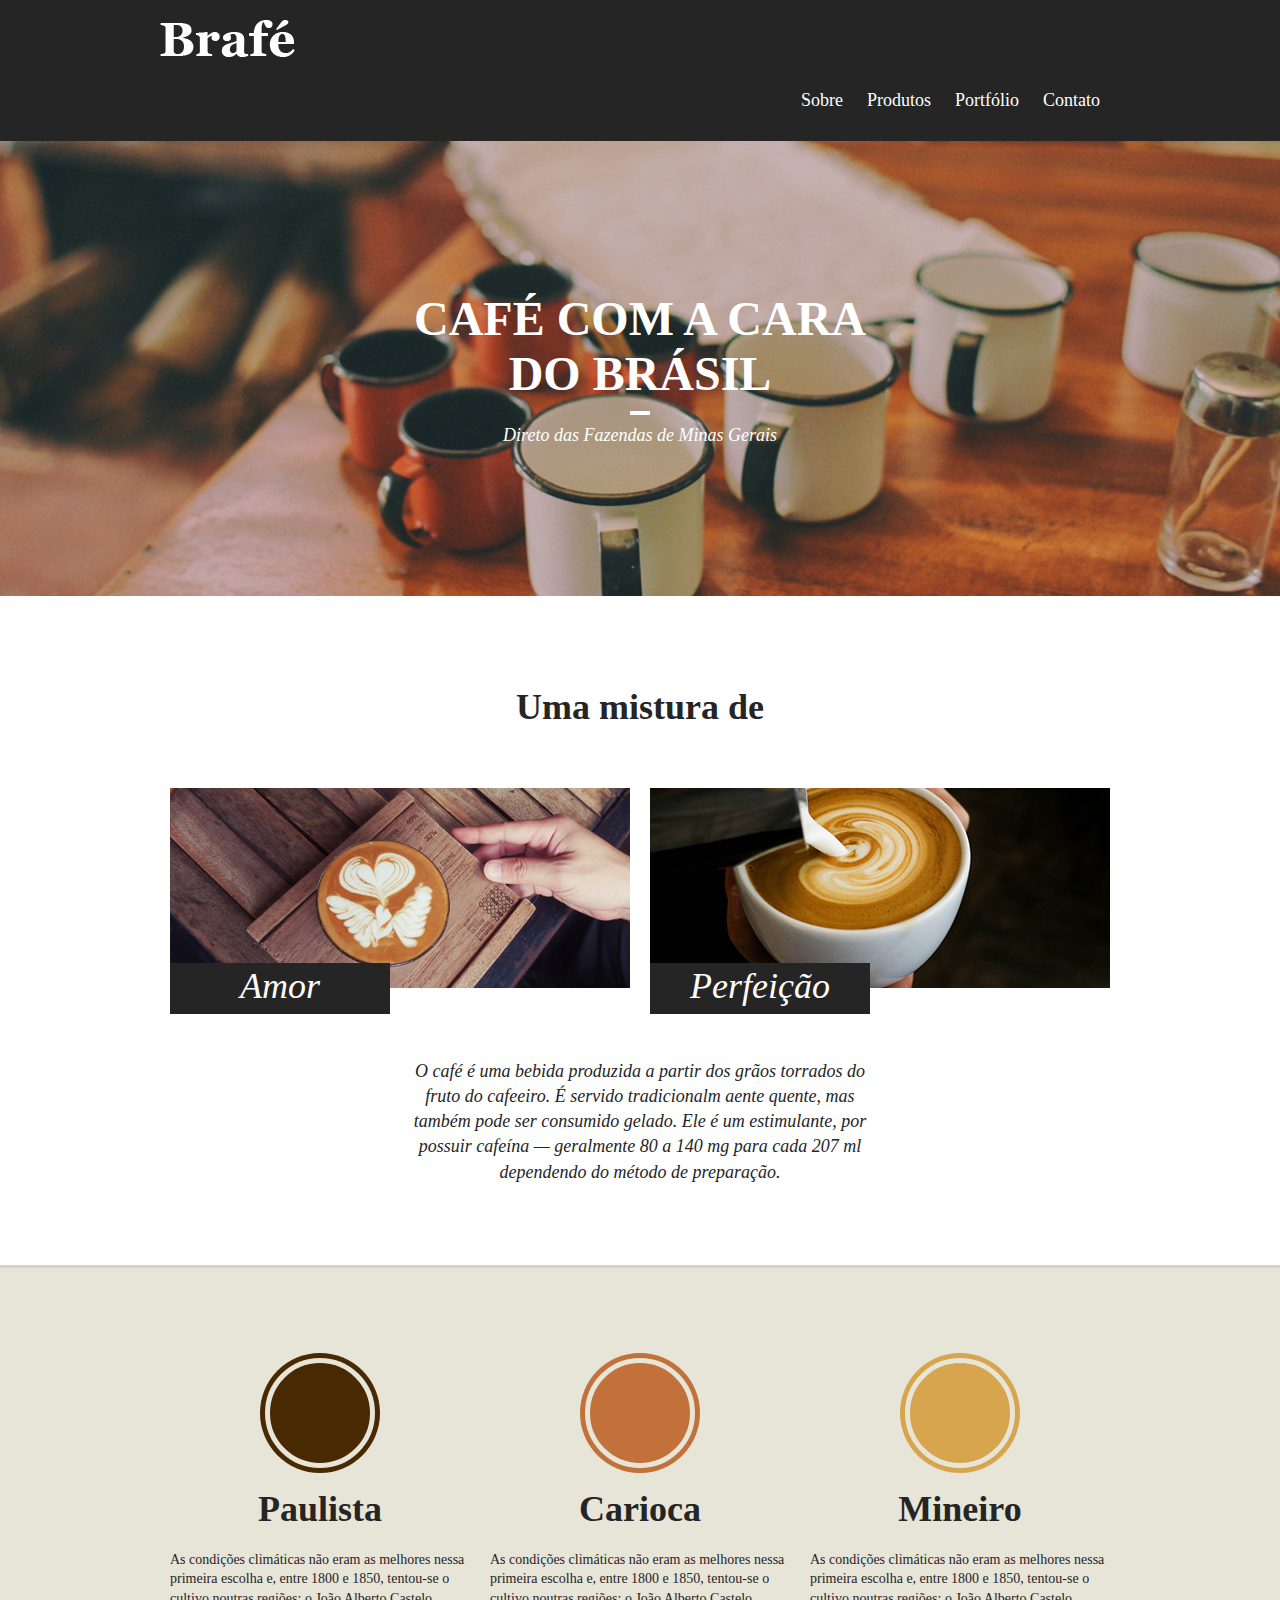
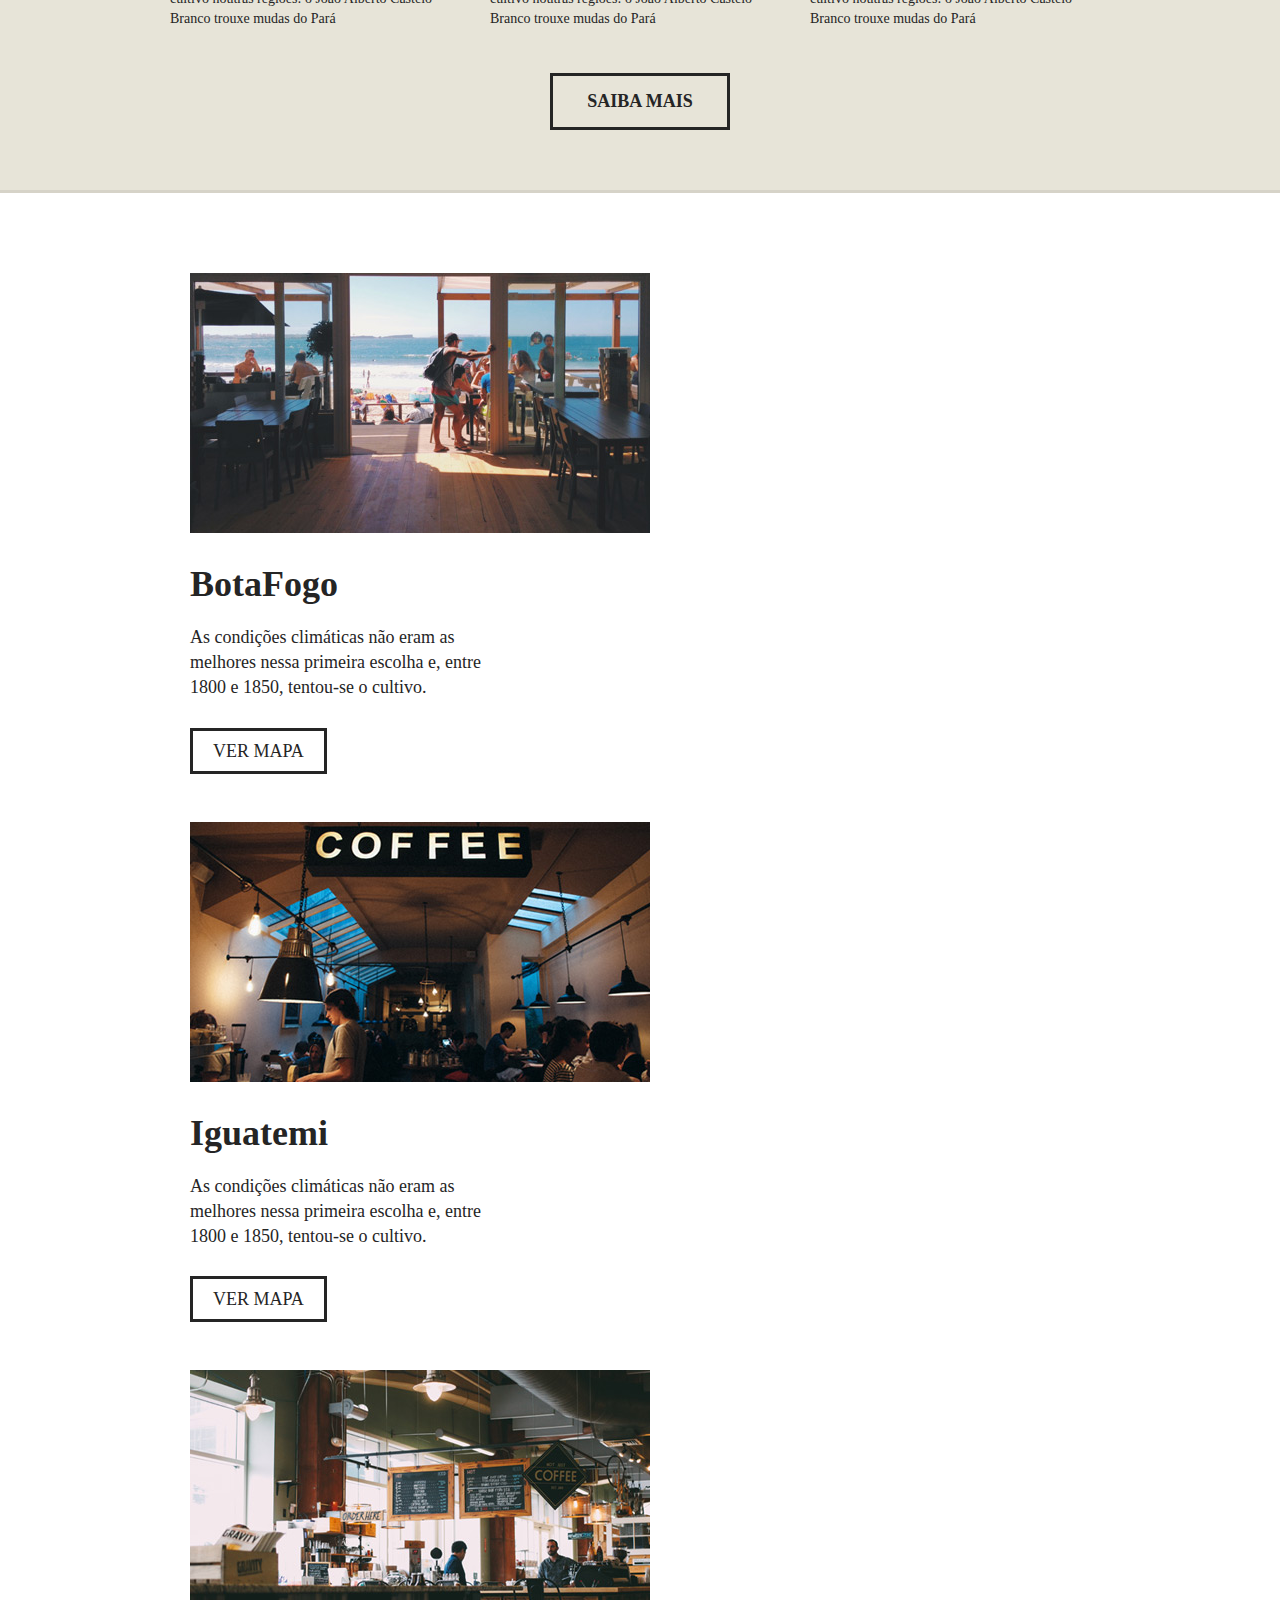
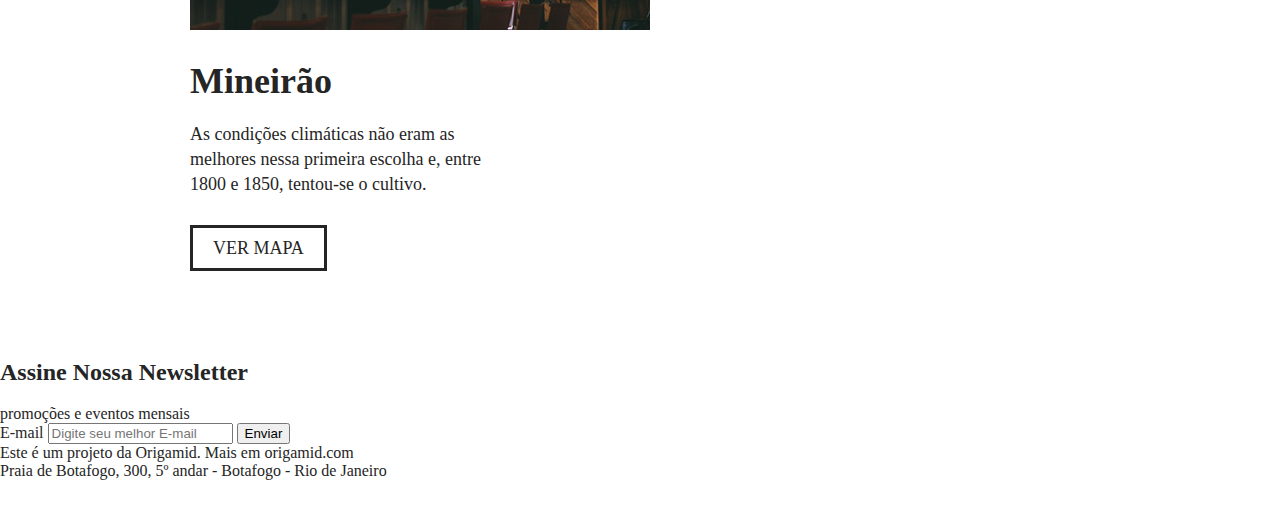
<file: index.html>
<!DOCTYPE html>
<html lang="en">
<head>
  <meta charset="UTF-8">
  <meta name="viewport" content="width=device-width, initial-scale=1.0">
  <link href="./style.css" rel="stylesheet">
  <title>Document</title>
</head>
<body>
  <header class="menu">
    <div class="menu-container"> 
      <a class="menu-logo"><img src="/img/brafe.png" alt="Bráfe">

      <nav class="menu-nav">
        <ul>
          <li><a href="">Sobre</a></li>
          <li><a href="">Produtos</a></li>
          <li><a href="">Portfólio</a></li>
          <li><a href="">Contato</a></li>
        </ul>
      </nav>
    </div>
  </header>

  <main class="intro">
    <h1>Café com a Cara<br> do Brásil</h1>
    <p>Direto das Fazendas de Minas Gerais</p>
  </main>

  <section class="sobre">
    <h2>Uma mistura de</h2>

    <div class="sobre-container">
      <div class="sobre-item">
        <img src="img/cafe-1.jpg">
        <h3>Amor</h3>
      </div>

      <div class="sobre-item">
        <img src="img/cafe-2.jpg">
        <h3>Perfeição</h3>
      </div>

    </div>

    <p>
      O café é uma bebida produzida a partir dos grãos torrados do fruto do cafeeiro. É servido tradicionalm aente quente, mas também pode ser consumido gelado. Ele é um estimulante, por possuir cafeína — geralmente 80 a 140 mg para cada 207 ml dependendo do método de preparação.
    </p>
  </section>

  <section class="produtos">
    <div class="produtos-container">
      <div class="produtos-item">
        <h2 class="produtos-paulista">Paulista</h2>
        <p>
          As condições climáticas não eram as melhores nessa primeira escolha e, entre 1800 e 1850, tentou-se o cultivo noutras regiões: o João Alberto Castelo Branco trouxe mudas do Pará
        </p>
      </div>

      <div class="produtos-item">
        <h2 class="produtos-carioca">Carioca</h2>
        <p>
          As condições climáticas não eram as melhores nessa primeira escolha e, entre 1800 e 1850, tentou-se o cultivo noutras regiões: o João Alberto Castelo Branco trouxe mudas do Pará
        </p>
      </div>

      <div class="produtos-item">
        <h2 class="produtos-mineiro">Mineiro</h2>
        <p>
          As condições climáticas não eram as melhores nessa primeira escolha e, entre 1800 e 1850, tentou-se o cultivo noutras regiões: o João Alberto Castelo Branco trouxe mudas do Pará
        </p>
      </div>
    </div>

    <a href="" class="produtos-btn">Saiba Mais</a>
  </section>

  <section class="locais">
    <div class="locais-item">
      <img src="/img/botafogo.jpg" alt="Brafé unidade-Botafogo">
      <div>
        <h2>BotaFogo</h2>
        <p>
          As condições climáticas não eram as melhores nessa primeira escolha e, entre 1800 e 1850, tentou-se o cultivo.
        </p>
        <a href="">Ver mapa</a>
      </div>
    </div>

    <div class="locais-item">
      <img src="/img/iguatemi.jpg" alt="Brafé unidade-Botafogo">
      <div>
        <h2>Iguatemi</h2>
        <p>
          As condições climáticas não eram as melhores nessa primeira escolha e, entre 1800 e 1850, tentou-se o cultivo.
        </p>
        <a href="">Ver mapa</a>
      </div>
    </div>

    <div class="locais-item">
      <img src="/img/mineirao.jpg" alt="Brafé unidade-Botafogo">
      <div>
        <h2>Mineirão</h2>
        <p>
          As condições climáticas não eram as melhores nessa primeira escolha e, entre 1800 e 1850, tentou-se o cultivo.
        </p>
        <a href="">Ver mapa</a>
      </div>
    </div>
  </section>

  <section>
    <div>
      <div>
        <h2>Assine Nossa Newsletter</h2>
        <p>promoções e eventos mensais</p>
      </div>

      <form>
        <label>E-mail</label>
        <input type="text" placeholder="Digite seu melhor E-mail">
        <button type="submit">Enviar</button>
      </form>
    </div>
  </section>

  <footer>
    <div>
      <p>
        Este é um projeto da Origamid. Mais em origamid.com<br>Praia de Botafogo, 300, 5º andar - Botafogo - Rio de Janeiro
      </p>
      <img src="img/brafe.png" alt="Brafé">
    </div>
  </footer>

</body>
</html>
</file>
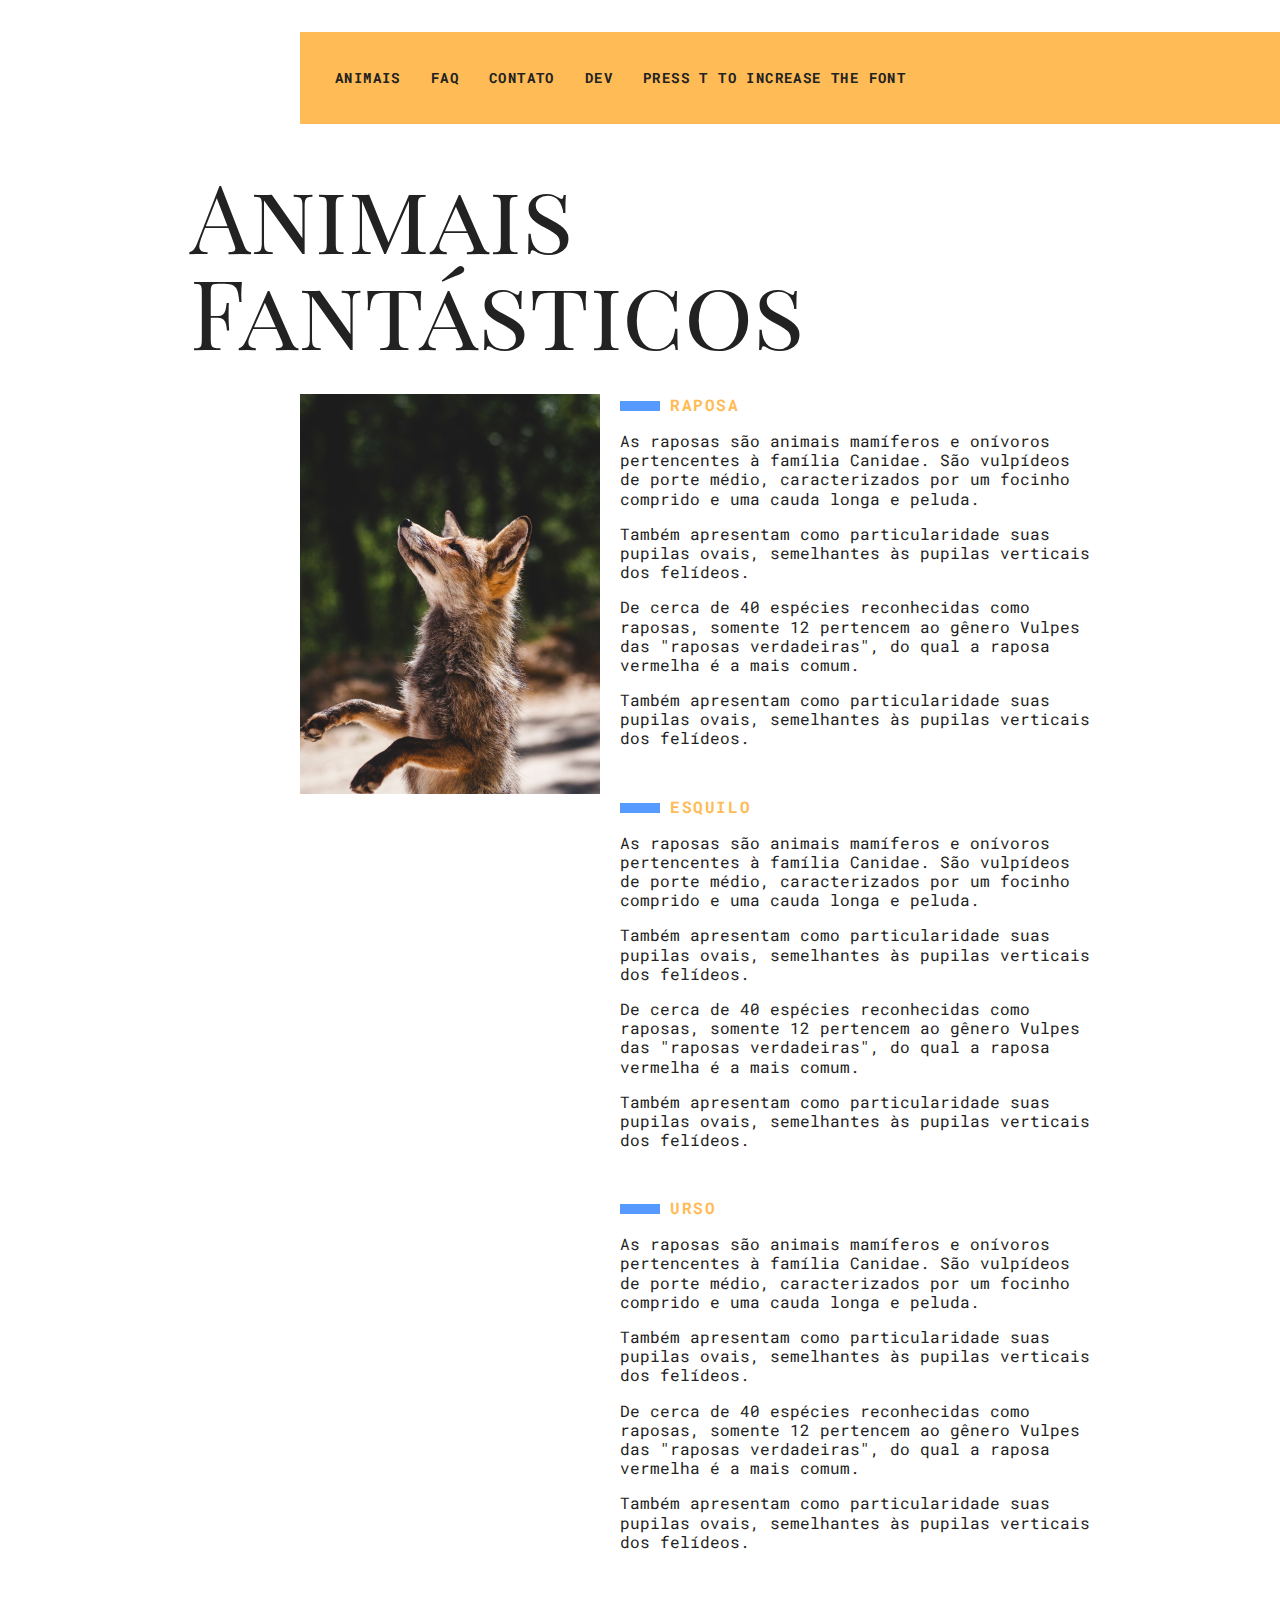
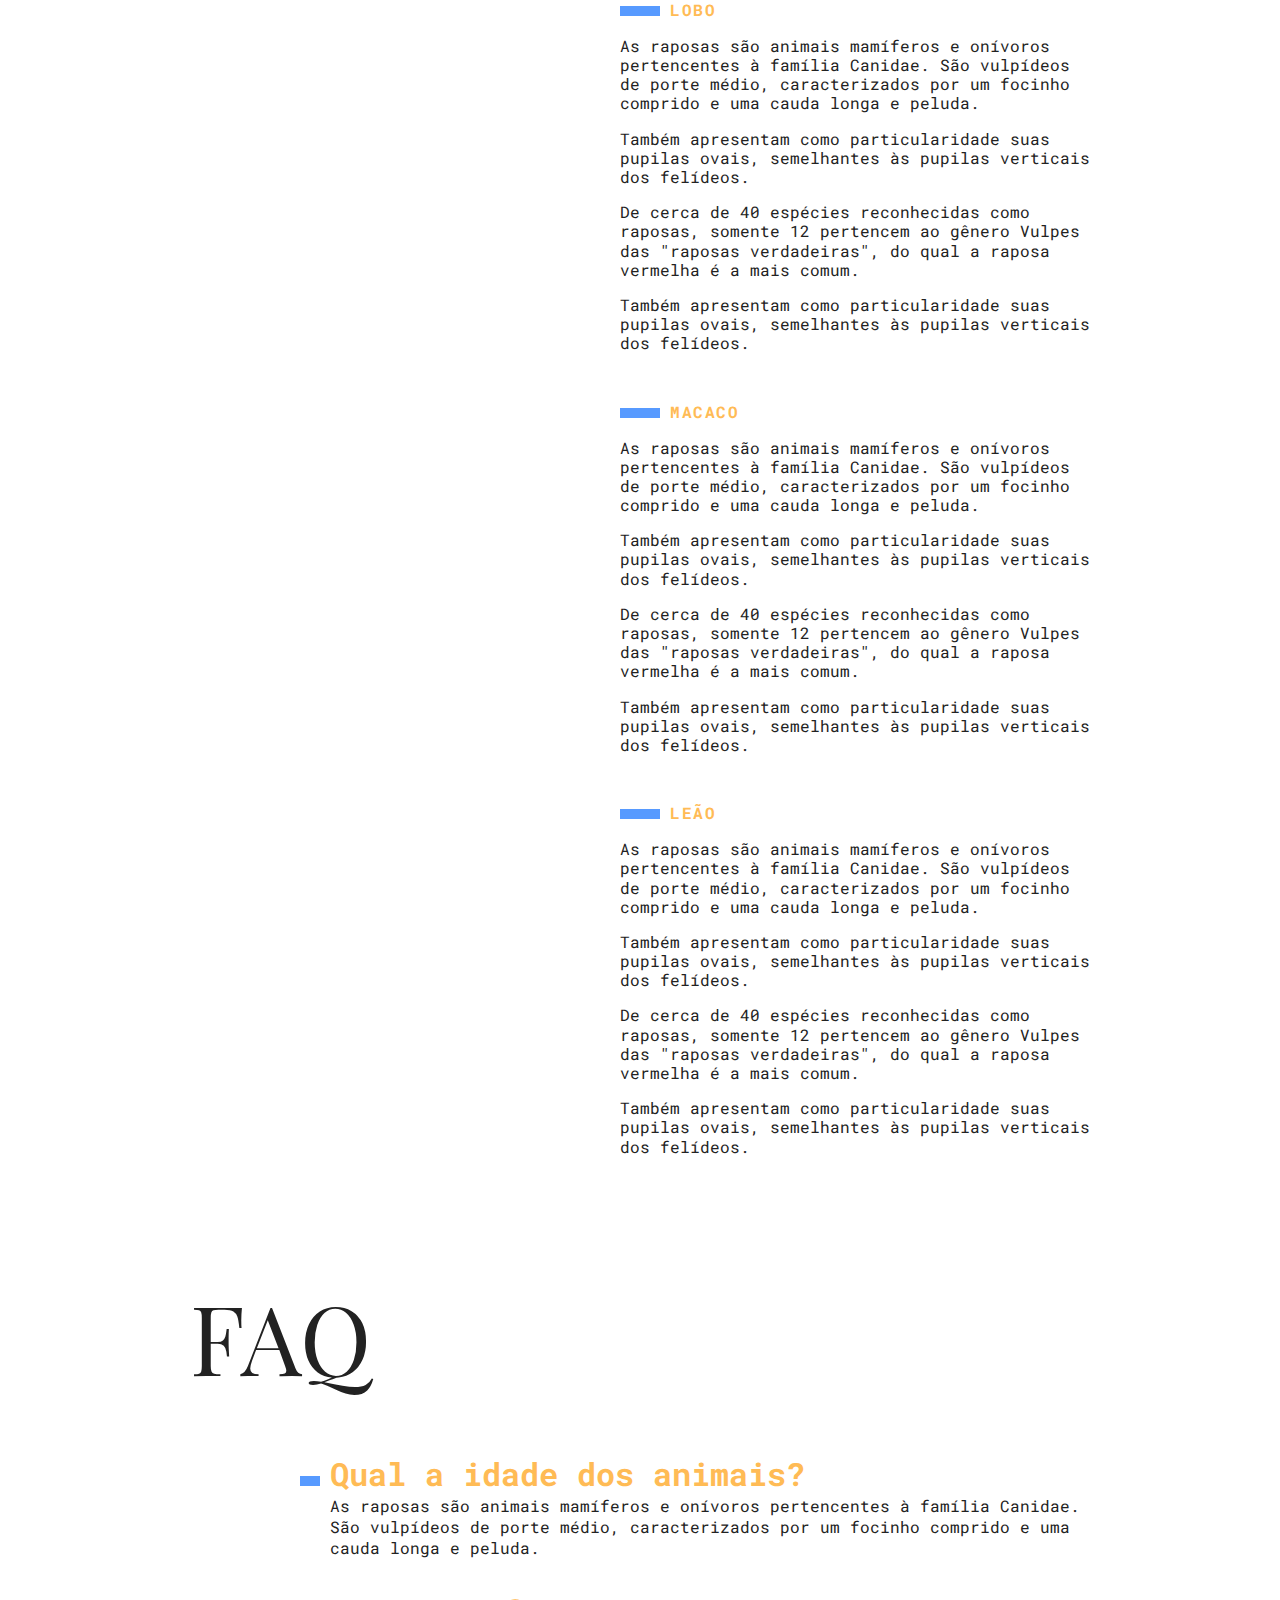
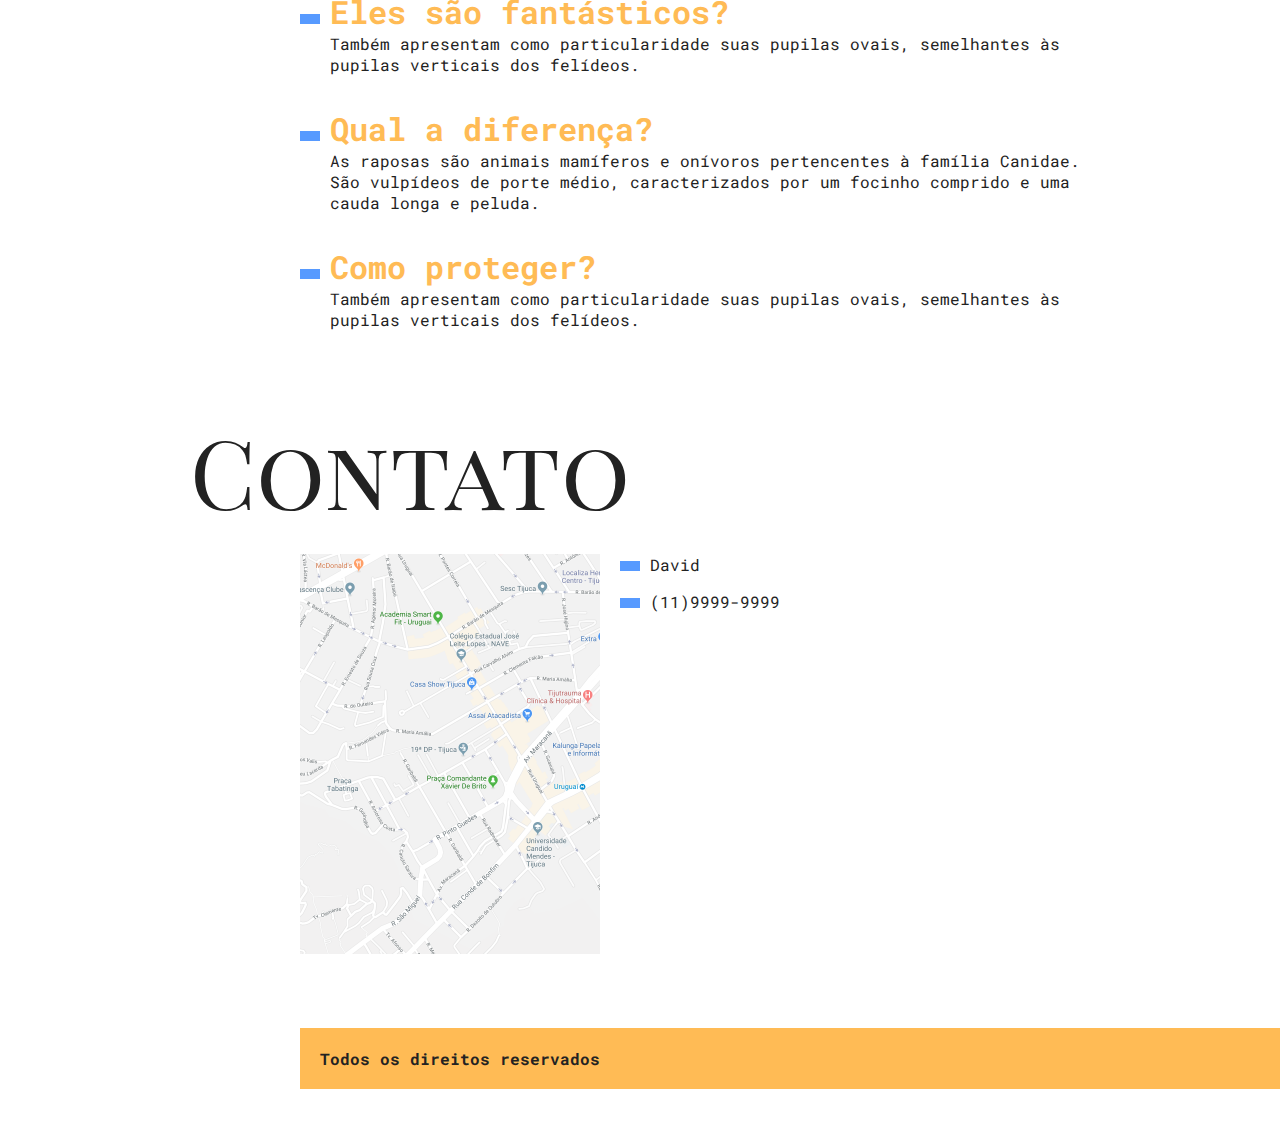
<file: Animais/index.html>
<!DOCTYPE html>
<html lang="en">
<head>
  <meta charset="UTF-8">
  <meta name="viewport" content="width=device-width, initial-scale=1.0">
  <script>document.documentElement.className += ' js';</script>
  <link rel="stylesheet" href="./styles.css">
  <title>Animais fantásticos</title>
</head>
<body>
  <nav class="menu">
    <ul>
      <li><a href="#animais">Animais</a></li>
      <li><a href="#faq">faq</a></li>
      <li><a href="#contato">Contato</a></li>
      <li><a href="#contato">Dev</a></li>
      <li><a>press T to increase the font</a></li>
    </ul>

    
  </nav>

  <section class="grid-section animais" id="animais">
    <h1 class="titulo">Animais Fantásticos</h1>
    <ul class="animais-lista js-tabmenu">
      <li>
        <img src="./Assets/imagem1.jpg" alt="Raposa">
      </li>
      <li>
        <img src="./Assets/imagem2.jpg" alt="Esquilo">
      </li>
      <li>
        <img src="./Assets/imagem3.jpg" alt="Urso">
      </li>
      <li>
        <img src="./Assets/imagem4.jpg" alt="Lobo">
      </li>
      <li>
        <img src="./Assets/imagem5.jpg" alt="Macaco">
      </li>
      <li>
        <img src="./Assets/imagem6.jpg" alt="Leão">
      </li>
    </ul>

    <div class="animais-descricao js-tabcontent">
      <section class="active">
        <h2>Raposa</h2>
        <p>
          As raposas são animais mamíferos e onívoros pertencentes à família Canidae. São vulpídeos de porte médio, caracterizados por um focinho comprido e uma cauda longa e peluda.
        </p>
        <p>
          Também apresentam como particularidade suas pupilas ovais, semelhantes às pupilas verticais dos felídeos.
        </p>
        <p>
          De cerca de 40 espécies reconhecidas como raposas, somente 12 pertencem ao gênero Vulpes das "raposas verdadeiras", do qual a raposa vermelha é a mais comum.
        </p>
        <p>
          Também apresentam como particularidade suas pupilas ovais, semelhantes às pupilas verticais dos felídeos.
        </p>
      </section>

      <section>
        <h2>Esquilo</h2>
        <p>
          As raposas são animais mamíferos e onívoros pertencentes à família Canidae. São vulpídeos de porte médio, caracterizados por um focinho comprido e uma cauda longa e peluda.
        </p>
        <p>
          Também apresentam como particularidade suas pupilas ovais, semelhantes às pupilas verticais dos felídeos.
        </p>
        <p>
          De cerca de 40 espécies reconhecidas como raposas, somente 12 pertencem ao gênero Vulpes das "raposas verdadeiras", do qual a raposa vermelha é a mais comum.
        </p>
        <p>
          Também apresentam como particularidade suas pupilas ovais, semelhantes às pupilas verticais dos felídeos.
        </p>
      </section>

      <section>
        <h2>Urso</h2>
        <p>
          As raposas são animais mamíferos e onívoros pertencentes à família Canidae. São vulpídeos de porte médio, caracterizados por um focinho comprido e uma cauda longa e peluda.
        </p>
        <p>
          Também apresentam como particularidade suas pupilas ovais, semelhantes às pupilas verticais dos felídeos.
        </p>
        <p>
          De cerca de 40 espécies reconhecidas como raposas, somente 12 pertencem ao gênero Vulpes das "raposas verdadeiras", do qual a raposa vermelha é a mais comum.
        </p>
        <p>
          Também apresentam como particularidade suas pupilas ovais, semelhantes às pupilas verticais dos felídeos.
        </p>
      </section>

      <section>
        <h2>Lobo</h2>
        <p>
          As raposas são animais mamíferos e onívoros pertencentes à família Canidae. São vulpídeos de porte médio, caracterizados por um focinho comprido e uma cauda longa e peluda.
        </p>
        <p>
          Também apresentam como particularidade suas pupilas ovais, semelhantes às pupilas verticais dos felídeos.
        </p>
        <p>
          De cerca de 40 espécies reconhecidas como raposas, somente 12 pertencem ao gênero Vulpes das "raposas verdadeiras", do qual a raposa vermelha é a mais comum.
        </p>
        <p>
          Também apresentam como particularidade suas pupilas ovais, semelhantes às pupilas verticais dos felídeos.
        </p>
      </section>

      <section>
        <h2>Macaco</h2>
        <p>
          As raposas são animais mamíferos e onívoros pertencentes à família Canidae. São vulpídeos de porte médio, caracterizados por um focinho comprido e uma cauda longa e peluda.
        </p>
        <p>
          Também apresentam como particularidade suas pupilas ovais, semelhantes às pupilas verticais dos felídeos.
        </p>
        <p>
          De cerca de 40 espécies reconhecidas como raposas, somente 12 pertencem ao gênero Vulpes das "raposas verdadeiras", do qual a raposa vermelha é a mais comum.
        </p>
        <p>
          Também apresentam como particularidade suas pupilas ovais, semelhantes às pupilas verticais dos felídeos.
        </p>
      </section>

      <section>
        <h2>Leão</h2>
        <p>
          As raposas são animais mamíferos e onívoros pertencentes à família Canidae. São vulpídeos de porte médio, caracterizados por um focinho comprido e uma cauda longa e peluda.
        </p>
        <p>
          Também apresentam como particularidade suas pupilas ovais, semelhantes às pupilas verticais dos felídeos.
        </p>
        <p>
          De cerca de 40 espécies reconhecidas como raposas, somente 12 pertencem ao gênero Vulpes das "raposas verdadeiras", do qual a raposa vermelha é a mais comum.
        </p>
        <p>
          Também apresentam como particularidade suas pupilas ovais, semelhantes às pupilas verticais dos felídeos.
        </p>
      </section>
    </div>
  </section>
  
  <section class="grid-section faq" id="faq">
    <h1 class="titulo">FAQ</h1>
    <dl class="faq-lista">
      <dt>Qual a idade dos animais?</dt>
      <dd>
        As raposas são animais mamíferos e onívoros pertencentes à família Canidae. São vulpídeos de porte médio, caracterizados por um focinho comprido e uma cauda longa e peluda.
      </dd>

      <dt>Eles são fantásticos?</dt>
      <dd>
        Também apresentam como particularidade suas pupilas ovais, semelhantes às pupilas verticais dos felídeos.
      </dd>
   

      <dt>Qual a diferença?</dt>
      <dd>
        As raposas são animais mamíferos e onívoros pertencentes à família Canidae. São vulpídeos de porte médio, caracterizados por um focinho comprido e uma cauda longa e peluda.
      </dd>
    

      <dt>Como proteger?</dt>
      <dd>
        Também apresentam como particularidade suas pupilas ovais, semelhantes às pupilas verticais dos felídeos.
      </dd>
    </dl>
  </section>

  <section class="grid-section contato" id="contato">
    <h1 class="titulo">Contato</h1>
    <div class="mapa">
      <img src="./Assets/mapa.png" alt="Mapa - Localização">
    </div>
    <ul class="dados">
      <li>David</li>
      <li>(11)9999-9999</li>
    </ul>
  </section>

  <footer class="copy">
    <p>Todos os direitos reservados</p>
  </footer>

  <script src="./main.js"></script>
  <script src="./inclusao.js"></script>
</body>
</html>
</file>
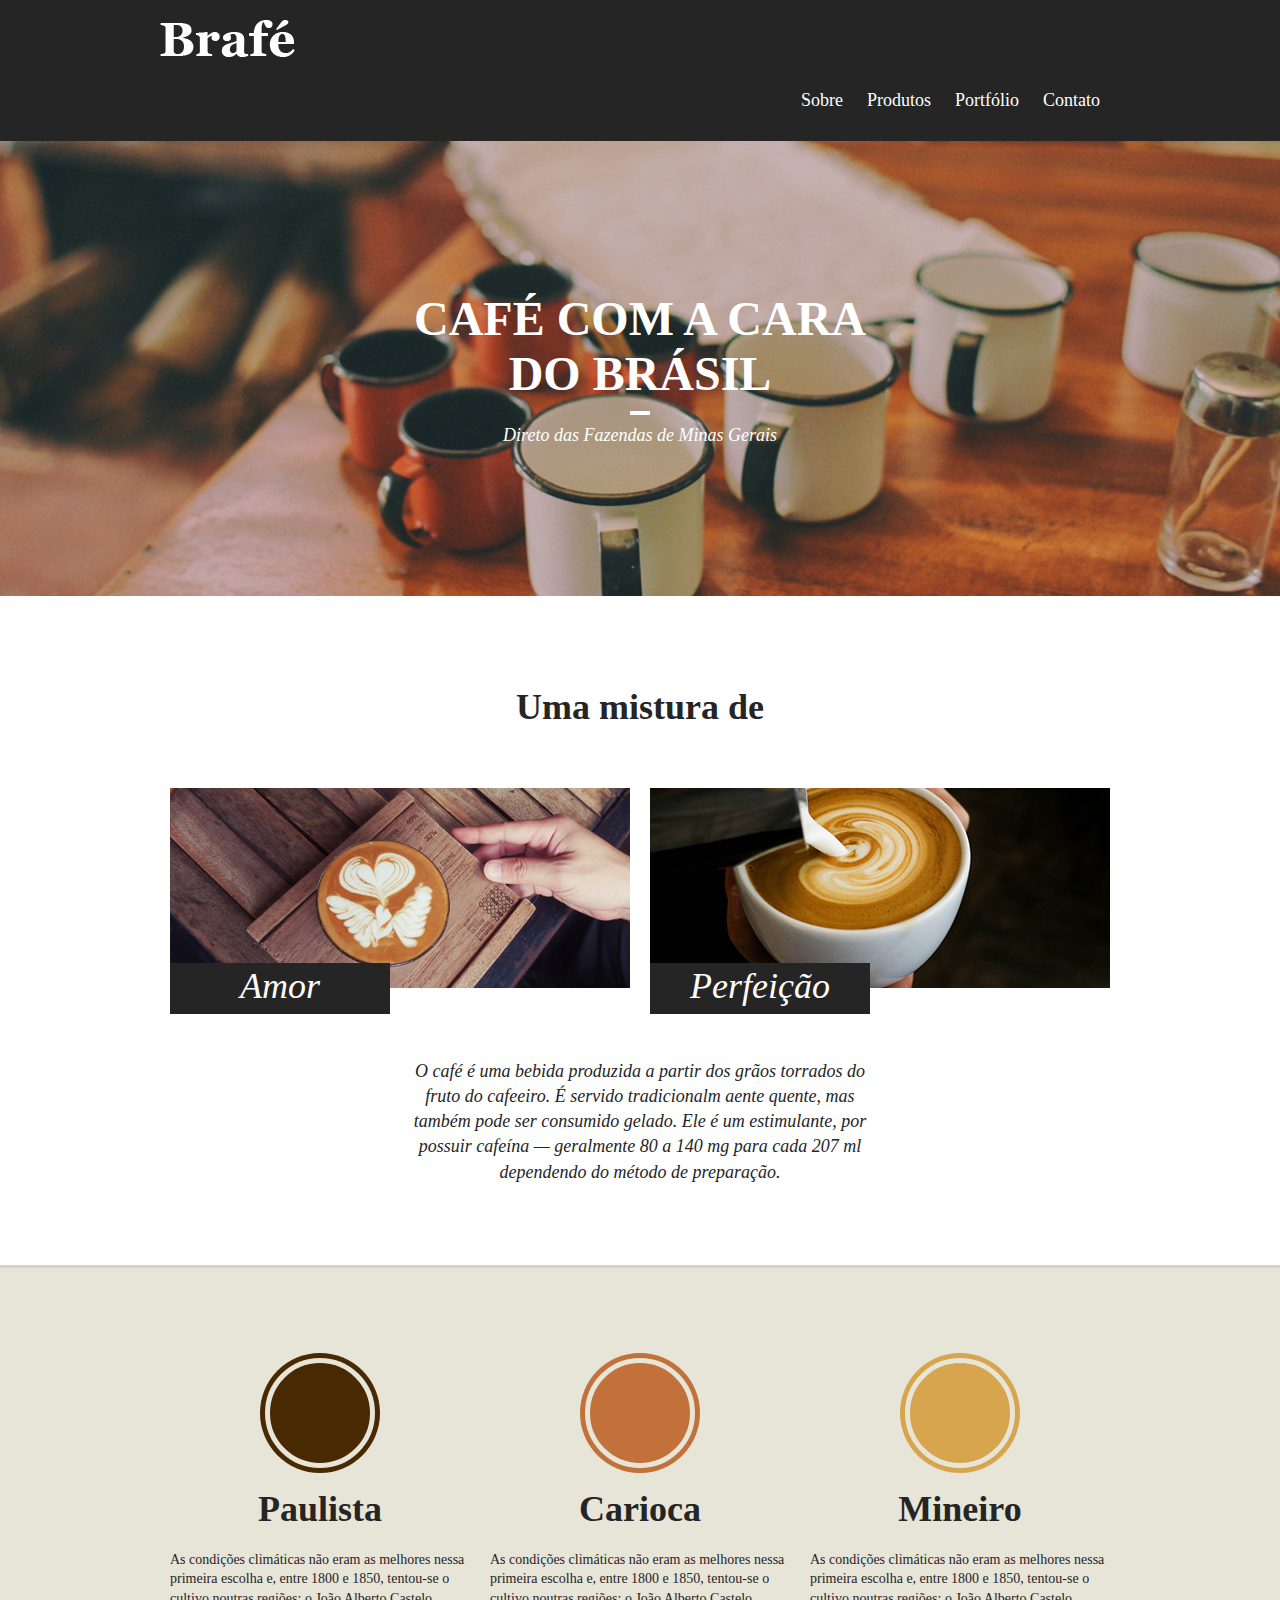
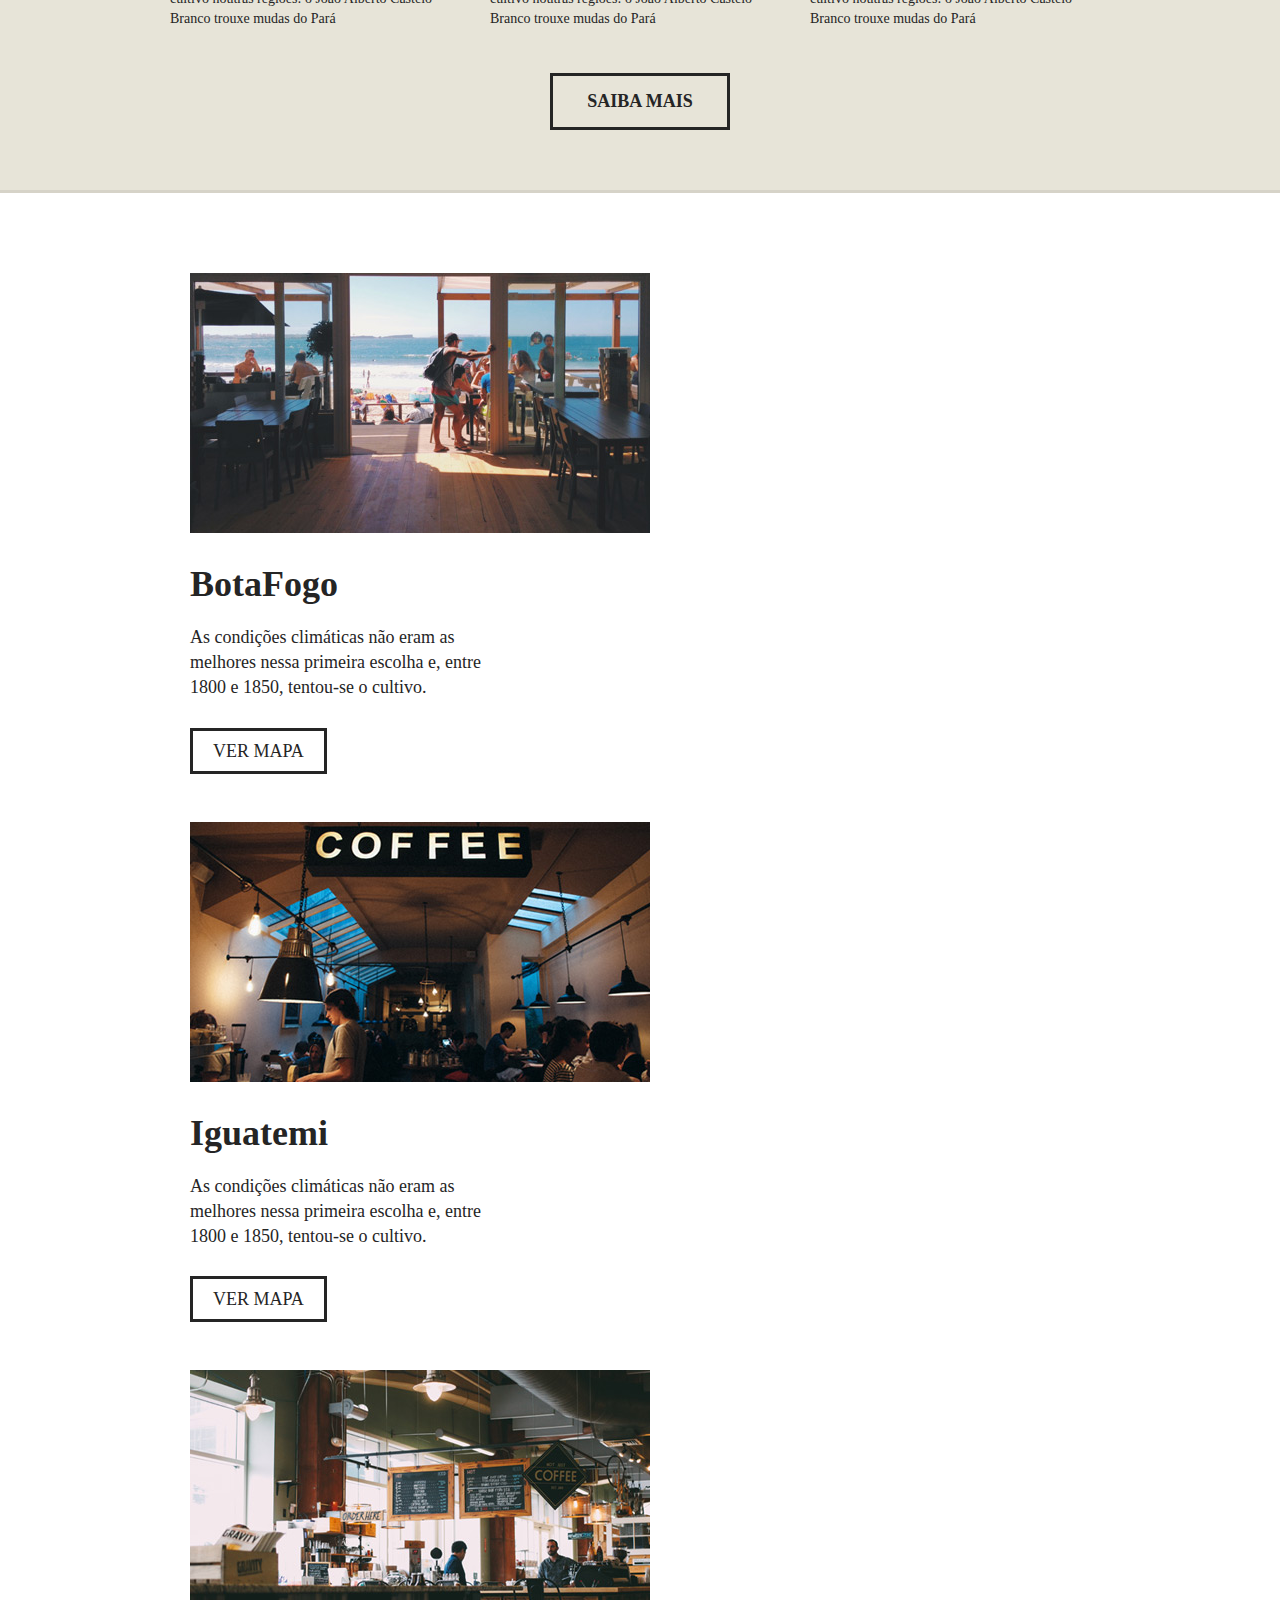
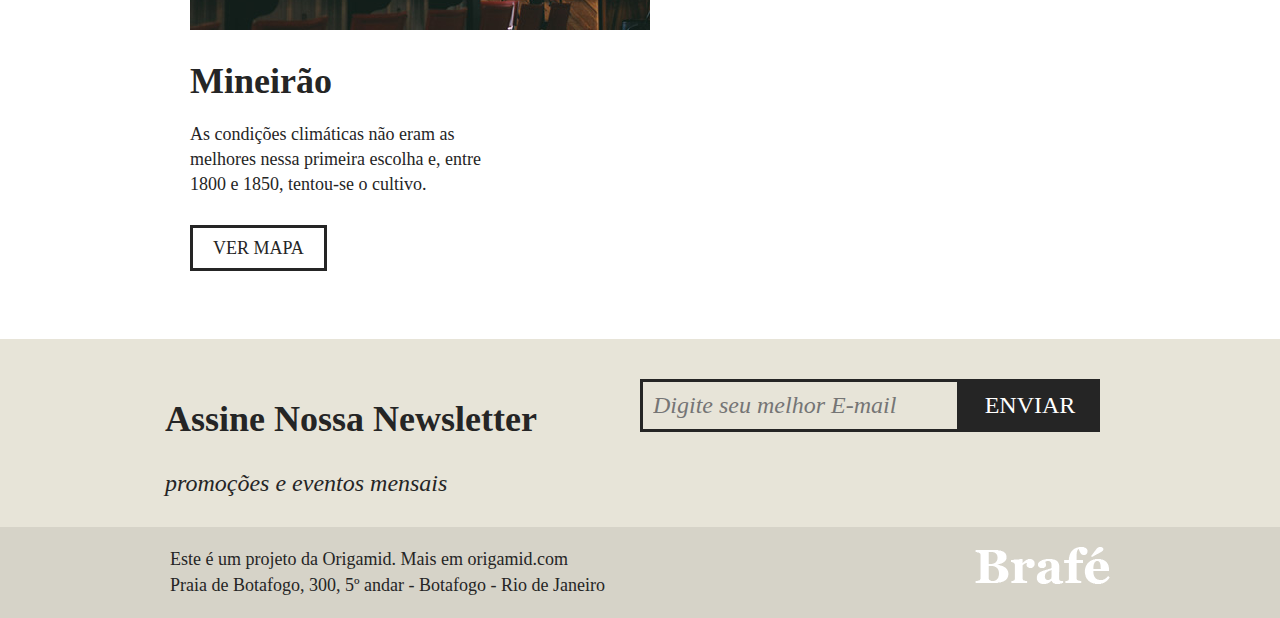
<file: Brafé-Puro/index.html>
<!DOCTYPE html>
<html lang="en">
<head>
  <meta charset="UTF-8">
  <meta name="viewport" content="width=device-width, initial-scale=1.0">
  <link href="./style.css" rel="stylesheet">
  <title>Document</title>
</head>
<body>
  <header class="menu">
    <div class="menu-container"> 
      <a class="menu-logo"><img src="/img/brafe.png" alt="Bráfe">

      <nav class="menu-nav">
        <ul>
          <li><a href="">Sobre</a></li>
          <li><a href="">Produtos</a></li>
          <li><a href="">Portfólio</a></li>
          <li><a href="">Contato</a></li>
        </ul>
      </nav>
    </div>
  </header>

  <main class="intro">
    <h1>Café com a Cara<br> do Brásil</h1>
    <p>Direto das Fazendas de Minas Gerais</p>
  </main>

  <section class="sobre">
    <h2>Uma mistura de</h2>

    <div class="sobre-container">
      <div class="sobre-item">
        <img src="img/cafe-1.jpg">
        <h3>Amor</h3>
      </div>

      <div class="sobre-item">
        <img src="img/cafe-2.jpg">
        <h3>Perfeição</h3>
      </div>

    </div>

    <p>
      O café é uma bebida produzida a partir dos grãos torrados do fruto do cafeeiro. É servido tradicionalm aente quente, mas também pode ser consumido gelado. Ele é um estimulante, por possuir cafeína — geralmente 80 a 140 mg para cada 207 ml dependendo do método de preparação.
    </p>
  </section>

  <section class="produtos">
    <div class="produtos-container">
      <div class="produtos-item">
        <h2 class="produtos-paulista">Paulista</h2>
        <p>
          As condições climáticas não eram as melhores nessa primeira escolha e, entre 1800 e 1850, tentou-se o cultivo noutras regiões: o João Alberto Castelo Branco trouxe mudas do Pará
        </p>
      </div>

      <div class="produtos-item">
        <h2 class="produtos-carioca">Carioca</h2>
        <p>
          As condições climáticas não eram as melhores nessa primeira escolha e, entre 1800 e 1850, tentou-se o cultivo noutras regiões: o João Alberto Castelo Branco trouxe mudas do Pará
        </p>
      </div>

      <div class="produtos-item">
        <h2 class="produtos-mineiro">Mineiro</h2>
        <p>
          As condições climáticas não eram as melhores nessa primeira escolha e, entre 1800 e 1850, tentou-se o cultivo noutras regiões: o João Alberto Castelo Branco trouxe mudas do Pará
        </p>
      </div>
    </div>

    <a href="" class="produtos-btn">Saiba Mais</a>
  </section>

  <section class="locais">
    <div class="locais-item">
      <img src="/img/botafogo.jpg" alt="Brafé unidade-Botafogo">
      <div>
        <h2>BotaFogo</h2>
        <p>
          As condições climáticas não eram as melhores nessa primeira escolha e, entre 1800 e 1850, tentou-se o cultivo.
        </p>
        <a href="">Ver mapa</a>
      </div>
    </div>

    <div class="locais-item">
      <img src="/img/iguatemi.jpg" alt="Brafé unidade-Botafogo">
      <div>
        <h2>Iguatemi</h2>
        <p>
          As condições climáticas não eram as melhores nessa primeira escolha e, entre 1800 e 1850, tentou-se o cultivo.
        </p>
        <a href="">Ver mapa</a>
      </div>
    </div>

    <div class="locais-item">
      <img src="/img/mineirao.jpg" alt="Brafé unidade-Botafogo">
      <div>
        <h2>Mineirão</h2>
        <p>
          As condições climáticas não eram as melhores nessa primeira escolha e, entre 1800 e 1850, tentou-se o cultivo.
        </p>
        <a href="">Ver mapa</a>
      </div>
    </div>
  </section>

  <section class="assine">
    <div class="assine-container">
      <div class="assine-info">
        <h2>Assine Nossa Newsletter</h2>
        <p>promoções e eventos mensais</p>
      </div>

      <form>
        <label>E-mail</label>
        <input type="text" placeholder="Digite seu melhor E-mail">
        <button type="submit">Enviar</button>
      </form>
    </div>
  </section>

  <footer class="footer">
    <div class="footer-container">
      <p>
        Este é um projeto da Origamid. Mais em origamid.com<br>Praia de Botafogo, 300, 5º andar - Botafogo - Rio de Janeiro
      </p>
      <img src="/img/brafe.png" alt="Brafé">
    </div>
  </footer>

</body>
</html>
</file>
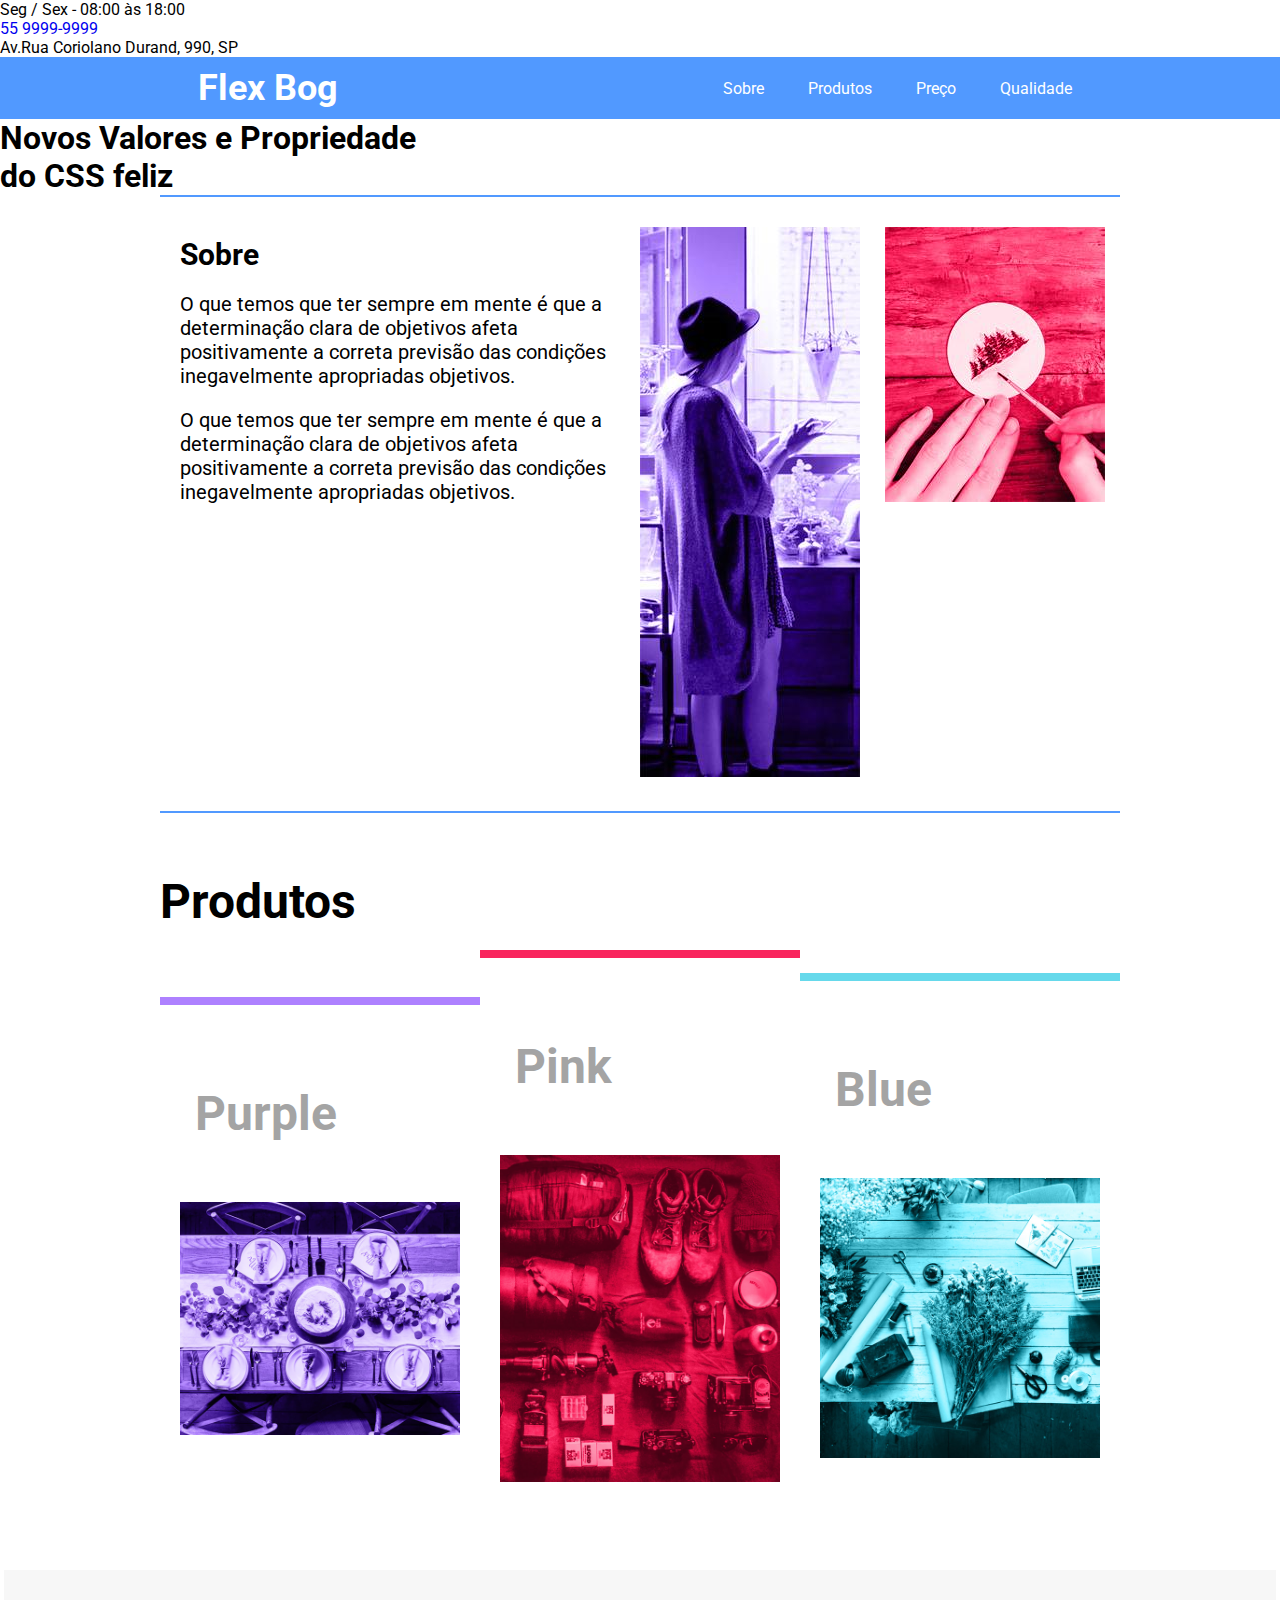
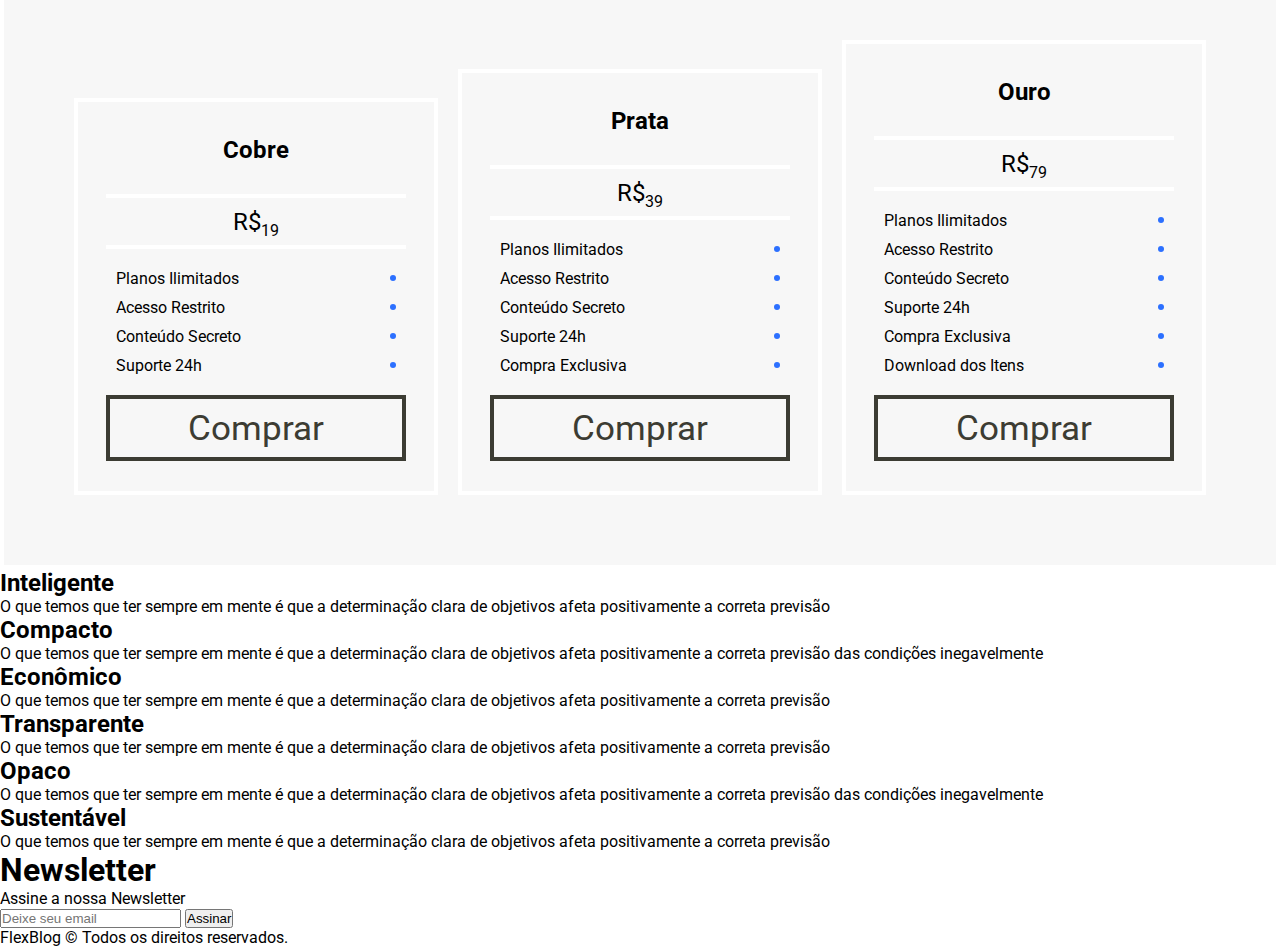
<file: FlexBlox/index.html>
<!DOCTYPE html>
<html lang="en">
<head>
  <meta charset="UTF-8">
  <meta name="viewport" content="width=device-width, initial-scale=1.0">
  <link href="./style.css" rel="stylesheet">
  <link href="https://fonts.googleapis.com/css2?family=Roboto:wght@100&display=swap" rel="stylesheet">

  <title>Document</title>
</head>
<body>
    <section class="container-header">
      <p>
        Seg / Sex - 08:00 às 18:00
      </p>

      <a href="tel:+55 9999-9999">55 9999-9999</a>
      <p>Av.Rua Coriolano Durand, 990, SP</p>
    </section>


    <header>
      <div class="container-sobre">
        <div class="menu-navegacao">
          <h1>Flex Bog</h1>
          <nav>
            <a href="sobre" class="item-sobre">Sobre</a>
            <a href="produtos" class="item-sobre">Produtos</a>
            <a href="" class="item-sobre">Preço</a>
            <a href="" class="item-sobre">Qualidade</a>
          </nav>
        </div>
      </div>
    </header>

  <h1>Novos Valores e Propriedade<br> do CSS feliz</h1>

  <section class="sobre" id="sobre">
    <div class="sobre-info">
      <h1>Sobre</h1>
      <p>
        O que temos que ter sempre em mente é que a determinação clara de objetivos afeta positivamente a correta previsão das condições inegavelmente apropriadas objetivos.
      </p>
      <p>
        O que temos que ter sempre em mente é que a determinação clara de objetivos afeta positivamente a correta previsão das condições inegavelmente apropriadas objetivos.
      </p>
    </div>

    <div class="sobre-img">
      <img src="./img/sobre1.jpg">
    </div>
    <div class="sobre-img">
      <img src="./img/sobre2.jpg">
    </div>
  </section>
  
  <section class="produtos" id="produtos">
    <h1>Produtos</h1>
    <div class="produtos-container">
      <div class="produtos-item purple">
        <h2>Purple</h2>
        <img src="./img/produtos1.jpg" alt="Produto 1">
      </div>

      <div class="produtos-item pink">
        <h2>Pink</h2>
        <img src="./img/produtos2.jpg" alt="Produto 2">
      </div>

      <div class="produtos-item blue">
        <h2>Blue</h2>
        <img src="./img/produtos3.jpg" alt="Produto 3">
      </div>
    </div>
  </section>

  <section class="preco" id="preco">
    <div class="preco-item">
      <h2>Cobre</h2>
      <span><sup>R$</sup>19</span>
      <ul>
        <li>Planos Ilimitados</li>
        <li>Acesso Restrito</li>
        <li>Conteúdo Secreto</li>
        <li>Suporte 24h</li>
      </ul>
      <a href="">Comprar</a>
    </div>

    <div class="preco-item">
      <h2>Prata</h2>
      <span><sup>R$</sup>39</span>
      <ul>
        <li>Planos Ilimitados</li>
        <li>Acesso Restrito</li>
        <li>Conteúdo Secreto</li>
        <li>Suporte 24h</li>
        <li>Compra Exclusiva</li>
      </ul>
      <a href="">Comprar</a>
    </div>

    <div class="preco-item">
      <h2>Ouro</h2>
      <span><sup>R$</sup>79</span>
      <ul>
        <li>Planos Ilimitados</li>
        <li>Acesso Restrito</li>
        <li>Conteúdo Secreto</li>
        <li>Suporte 24h</li>
        <li>Compra Exclusiva</li>
        <li>Download dos Itens</li>
      </ul>
      <a href="">Comprar</a>
    </div>
  </section>

  <section class="qualdidade" id="qualdidade">
    <div class="qualidade">
      <h2>Inteligente</h2>
      <p>
        O que temos que ter sempre em mente é que a determinação clara de objetivos afeta positivamente a correta previsão
      </p>
    </div>

    <div class="qualidade">
      <h2>Compacto</h2>
      <p>
        O que temos que ter sempre em mente é que a determinação clara de objetivos afeta positivamente a correta previsão das condições inegavelmente
      </p>
    </div>

    <div class="qualidade">
      <h2>Econômico</h2>
      <p>
        O que temos que ter sempre em mente é que a determinação clara de objetivos afeta positivamente a correta previsão
      </p>
    </div>

    <div class="qualidade">
      <h2>Transparente</h2>
      <p>
        O que temos que ter sempre em mente é que a determinação clara de objetivos afeta positivamente a correta previsão
      </p>
    </div>

    <div class="qualidade">
      <h2>Opaco</h2>
      <p>
        O que temos que ter sempre em mente é que a determinação clara de objetivos afeta positivamente a correta previsão das condições inegavelmente
      </p>
    </div>

    <div class="qualidade">
      <h2>Sustentável</h2>
      <p>
        O que temos que ter sempre em mente é que a determinação clara de objetivos afeta positivamente a correta previsão
      </p>
    </div>
  </section>

  <section class="newsletter">
    <div class="newsletter-info">
      <h1>Newsletter</h1>
      <p>Assine a nossa Newsletter</p>
    </div>
    <form>
      <input type="text" placeholder="Deixe seu email">
      <button type="text">Assinar</button>
    </form>
  </section>

  <footer class="footer-info">
    <p>FlexBlog © Todos os direitos reservados.</p>
  </footer>
</body>
</html>
</file>
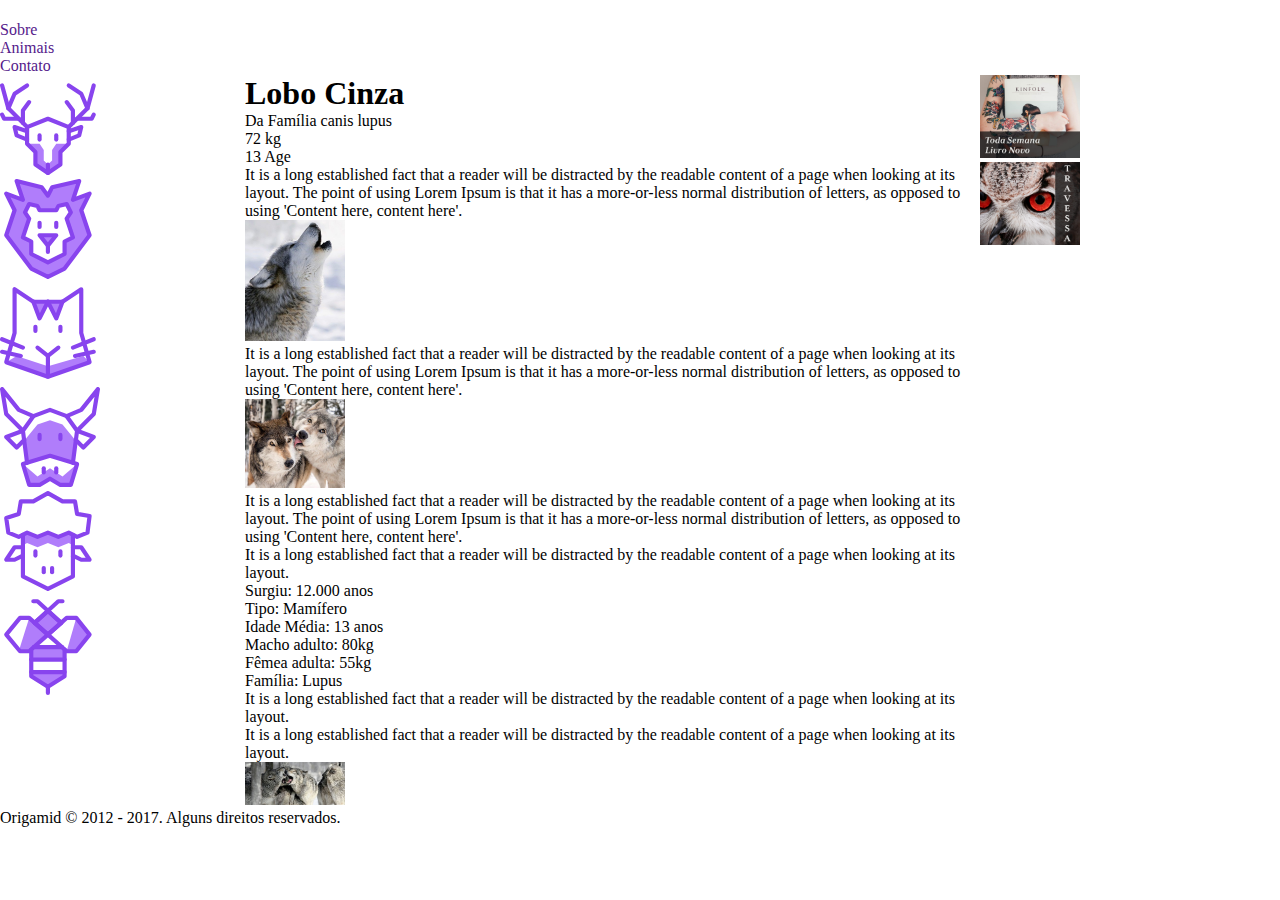
<file: WildBeast/index.html>
<!DOCTYPE html>
<html lang="en">
<head>
    <meta charset="UTF-8">
    <meta name="viewport" content="width=device-width, initial-scale=1.0">
    <link rel="stylesheet" href="style.css">
    <link href="https://fonts.googleapis.com/css2?family=Vollkorn&display=swap" rel="stylesheet"> 
    <title>Document</title>
</head>
<body>
    <div class="estrutura">
        <header class="header">
            <a href="" class="logo"><img src="./img/wildbeast.svg" alt="Logo WildBeast"></a>
            <nav>
                <ul>
                    <li><a href="">Sobre</a></li>
                    <li><a href="">Animais</a></li>
                    <li><a href="">Contato</a></li>
                </ul>
            </nav>
        </header>

        <nav class="sidenav">
            <ul>
                <li><a href=""><img src="./img/icones/cervo.svg" alt="Cervo"></a></li>
                <li><a href=""><img src="./img/icones/leao.svg" alt="Leão"></a></li>
                <li><a href=""><img src="./img/icones/gato.svg" alt="Gato"></a></li>
                <li><a href=""><img src="./img/icones/vaca.svg" alt="Vaca"></a></li>
                <li><a href=""><img src="./img/icones/ovelha.svg" alt="Ovelha"></a></li>
                <li><a href=""><img src="./img/icones/abelha.svg" alt="Abelha"></a></li>
            </ul>
        </nav>

        <main class="content">
            <div class="titulo">
                <h1>Lobo Cinza</h1>
                <span> Da Família canis lupus</span>
            </div>

            <div class="caracteristicas">
                <div>
                    <span class="numero">72</span>
                    <span class="rotulo">kg</span>
                    </span>
                </div>

                <div>
                    <span class="numero">13</span>
                    <span class="rotulo">Age</span>
                    </span>
                </div>
            </div>

             <p class="col-wide">
                 It is a long established fact that a reader will be distracted by the readable content of a page when looking at its layout. The point of using Lorem Ipsum is that it has a more-or-less normal distribution of letters, as opposed to using 'Content here, content here'.
            </p>

            <img  class="imagem-1" src="./img/wolf1.jpg" alt="Lobão 1">

             <p class="destaque">
                 It is a long established fact that a reader will be distracted by the readable content of a page when looking at its layout. The point of using Lorem Ipsum is that it has a more-or-less normal distribution of letters, as opposed to using 'Content here, content here'.
            </p>

            <img  class="imagem-2" src="./img/wolf2.jpg" alt="Lobão 2">

            <p>
                It is a long established fact that a reader will be distracted by the readable content of a page when looking at its layout. The point of using Lorem Ipsum is that it has a more-or-less normal distribution of letters, as opposed to using 'Content here, content here'.
            </p>

            <blockquote class="citacao col-wide">
                <p>
                    It is a long established fact that a reader will be distracted by the readable content of a page when looking at its layout.
                </p>
            </blockquote>

            <ul class="atributos">
                <li>Surgiu: 12.000 anos</li>
                <li>Tipo: Mamífero</li>
                <li>Idade Média: 13 anos</li>
                <li>Macho adulto: 80kg</li>
                <li>Fêmea adulta: 55kg</li>
                <li>Família: Lupus</li>
            </ul>

            <div class="informacoes">
                <p>
                    It is a long established fact that a reader will be distracted by the readable content of a page when looking at its layout. 
                </p>

                <p>
                    It is a long established fact that a reader will be distracted by the readable content of a page when looking at its layout. 
                </p>

            </div>

            <img src="./img/wolf3.jpg" alt="Lobão 3" class="col-wide">
        </main>

        <aside class="anuncios">
            <div class="anuncio-item">
                <img src="./img/anuncio-1.jpg" alt="Anuncio 1">
            </div>

            <div class="anuncio-item">
                <img src="./img/anuncio-2.jpg" alt="Anuncio 2">
            </div>
        </aside>

        <footer class="footer">
            <p>
                Origamid © 2012 - 2017. Alguns direitos reservados.
            </p>
        </footer>
    </div>


</body>
</html>
</file>
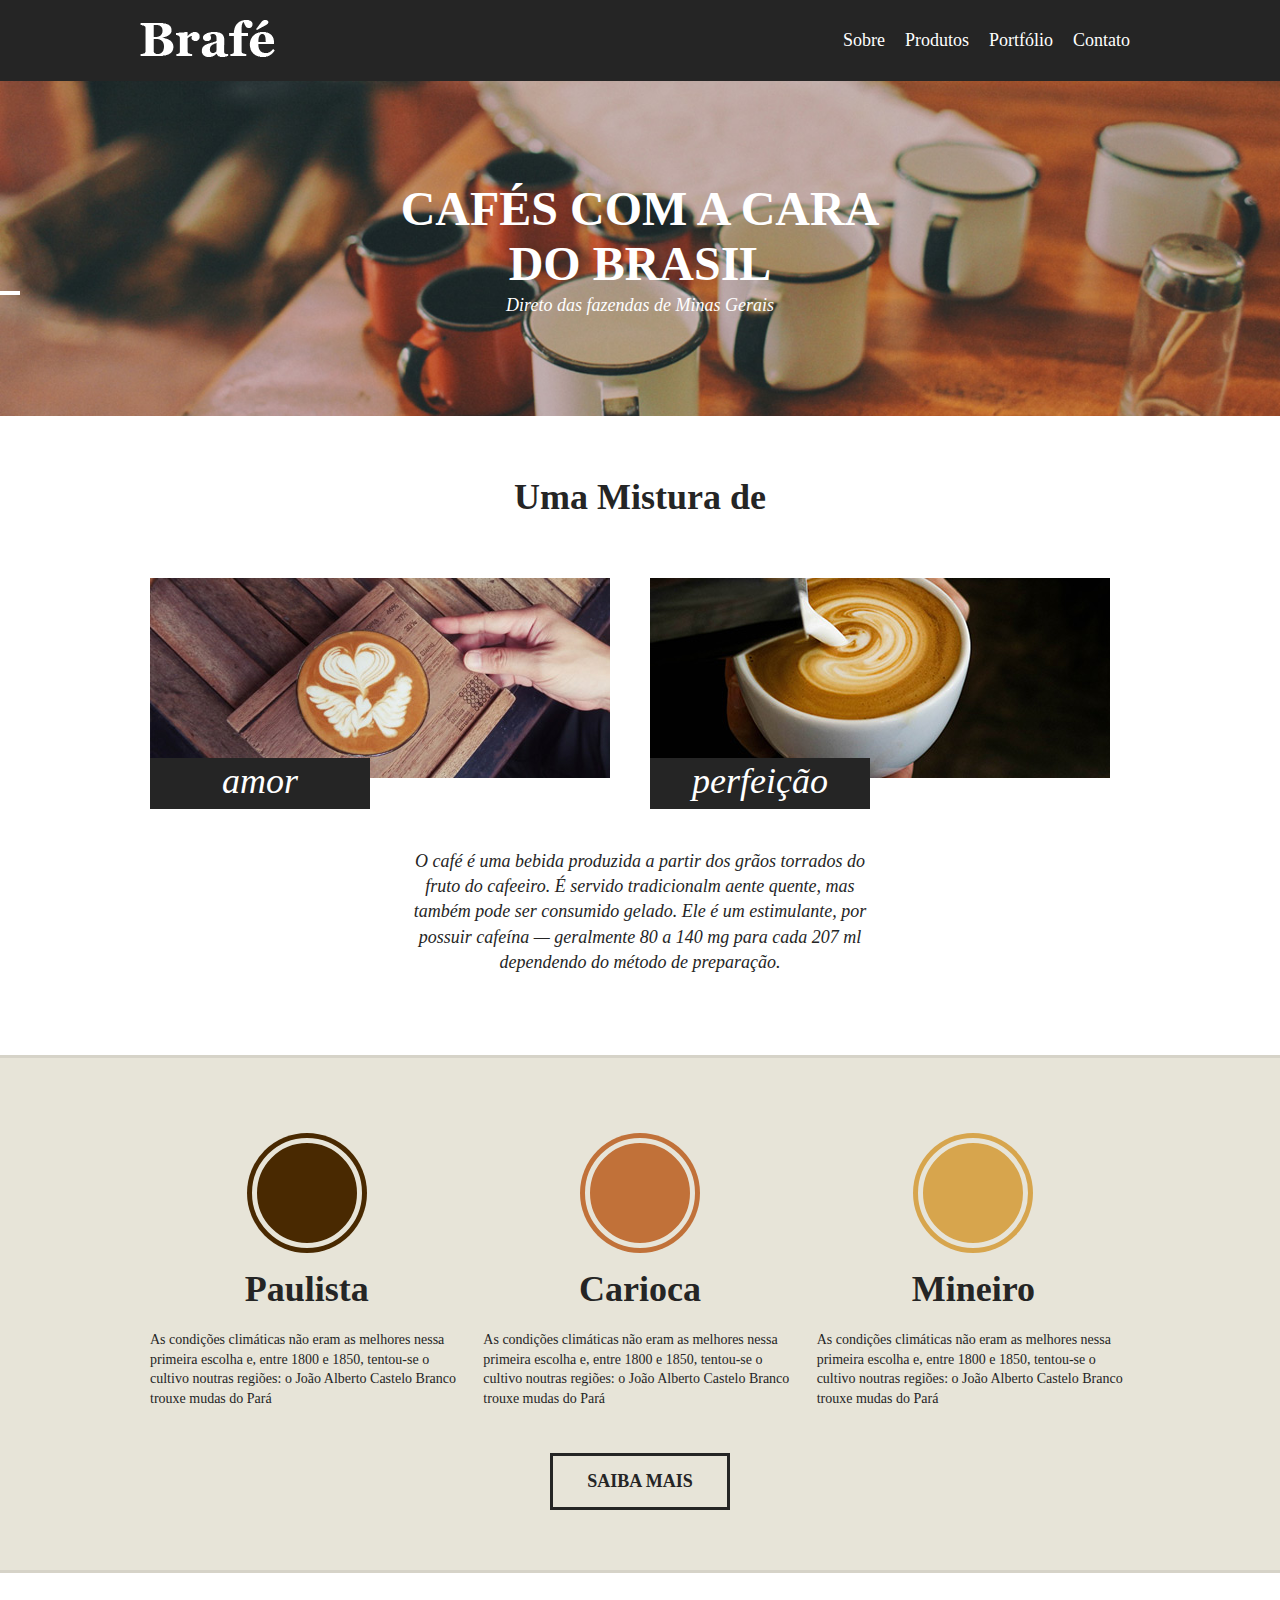
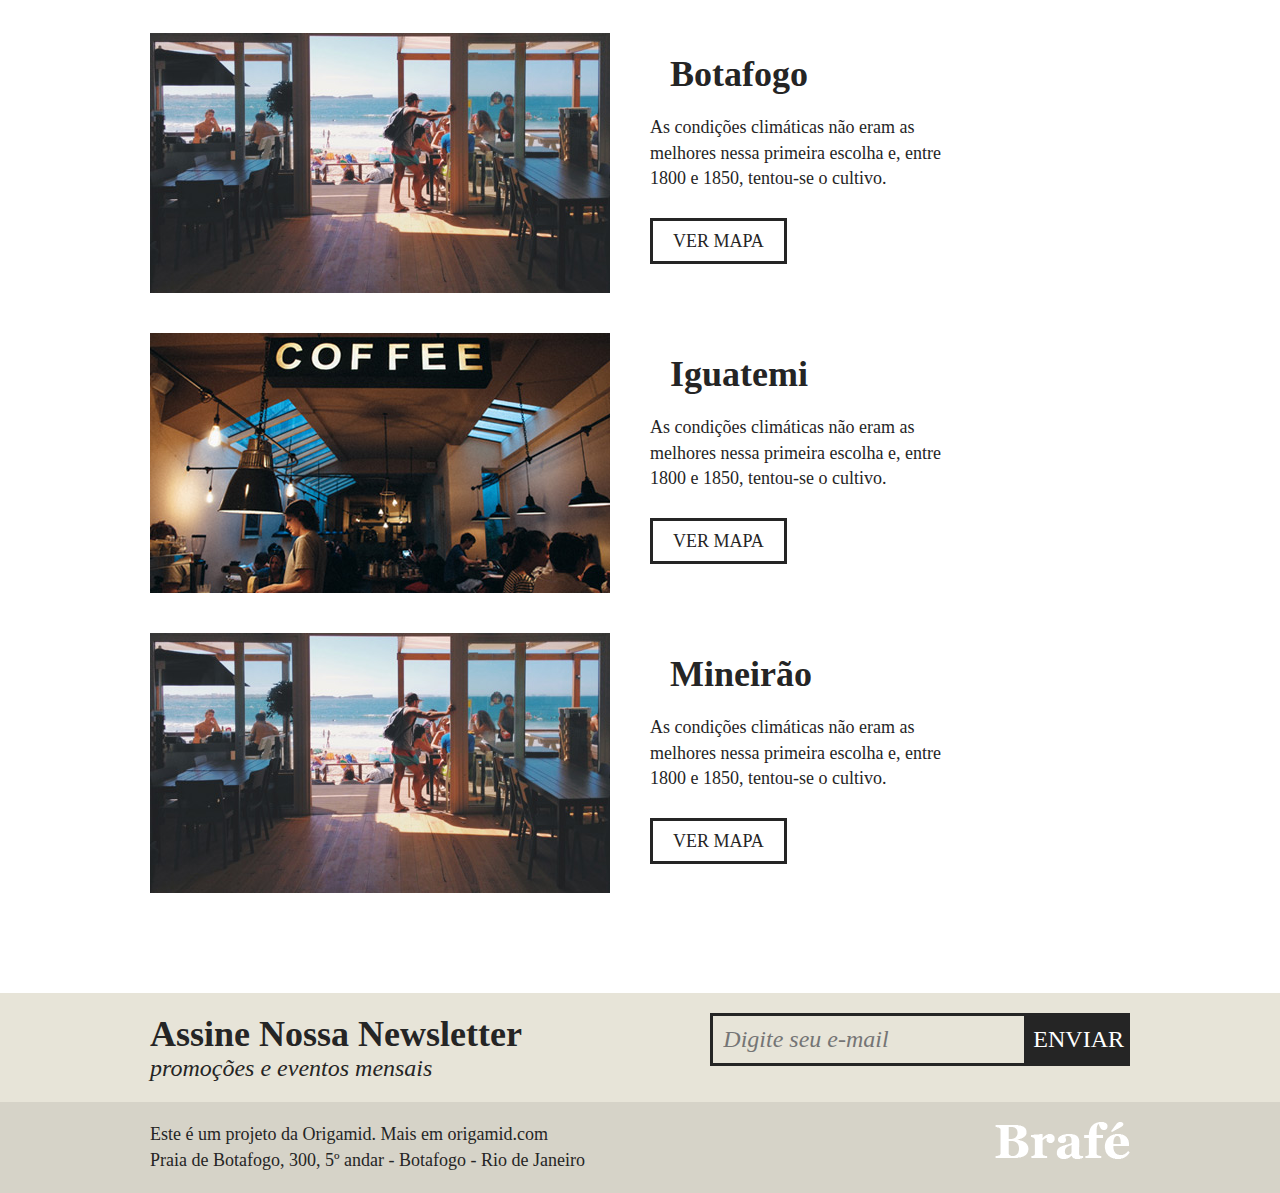
<file: brafe-FlexBox/FlexBox.html>
<!DOCTYPE html>
<html>
<head>
	<title>Brafé 1</title>
	<meta charset="utf-8">
	<meta name="viewport" content="width=device-width, initial-scale=1, shrink-to-fit=no">
	<link rel="stylesheet" type="text/css" href="css/style.css">
</head>
<body>
	
	<header class="menu">
		<div class="container">
			<a class="menu-logo" href="#"><img src="img/brafe.png" alt="Brafé"></a>	
			<nav class="menu-nav">
				<ul>
					<li><a href="#">Sobre</a></li>
					<li><a href="#">Produtos</a></li>
					<li><a href="#">Portfólio</a></li>
					<li><a href="#">Contato</a></li>
				</ul>
			</nav>
		</div>
	</header>
	
	<main class="intro">
		<h1>Cafés com a cara<br>do Brasil</h1>
		<p>Direto das fazendas de Minas Gerais</p>
	</main>
	
	<section class="sobre">
		<h2>Uma Mistura de</h2>
		<div class="container">
			<div class="sobre-item">
				<img src="img/cafe-1.jpg">
				<h3>amor</h3>
			</div> 
			<div class="sobre-item">
				<img src="img/cafe-2.jpg">
				<h3>perfeição</h3>
			</div>
		</div>
		<p>O café é uma bebida produzida a partir dos grãos torrados do fruto do cafeeiro. É servido tradicionalm
aente quente, mas também pode ser consumido gelado. Ele é um estimulante, por possuir cafeína — geralmente 80 a 140 mg para cada 207 ml dependendo do método de preparação.</p>
	</section>
	
	<section class="produtos">
		<div class="container">
			<div class="produtos-item">
				<h2 class="produtos-paulista">Paulista</h2>
				<p>As condições climáticas não eram as melhores nessa primeira escolha e, entre 1800 e 1850, tentou-se o cultivo noutras regiões: o João Alberto Castelo Branco trouxe mudas do Pará</p>
			</div>
			<div class="produtos-item">
				<h2 class="produtos-carioca">Carioca</h2>
				<p>As condições climáticas não eram as melhores nessa primeira escolha e, entre 1800 e 1850, tentou-se o cultivo noutras regiões: o João Alberto Castelo Branco trouxe mudas do Pará</p>
			</div>
			<div class="produtos-item">
				<h2 class="produtos-mineiro">Mineiro</h2>
				<p>As condições climáticas não eram as melhores nessa primeira escolha e, entre 1800 e 1850, tentou-se o cultivo noutras regiões: o João Alberto Castelo Branco trouxe mudas do Pará</p>
			</div>
		</div>
		<a class="produtos-btn" href="#">Saiba Mais</a>
	</section>
	
	<section class="locais">
		<div class="locais-item container">
			<div class="locais-img">
				<img src="img/botafogo.jpg" alt="Brafé unidade Botafogo">
			</div>
			<div class="locais-info">
				<h2>Botafogo</h2>
				<p>As condições climáticas não eram as melhores nessa primeira escolha e, entre 1800 e 1850, tentou-se o cultivo.</p>
				<a href="#">Ver Mapa</a>
			</div>
		</div>
		
		<div class="locais-item container">
			<div class="locais-img">
				<img src="img/iguatemi.jpg" alt="Brafé unidade Iguatemi">
			</div>
			<div class="locais-info">
				<h2>Iguatemi</h2>
				<p>As condições climáticas não eram as melhores nessa primeira escolha e, entre 1800 e 1850, tentou-se o cultivo.</p>
				<a href="#">Ver Mapa</a>
			</div>
		</div>
		
		<div class="locais-item container">
			<div class="locais-img">
				<img src="img/botafogo.jpg" alt="Brafé unidade Mineirão">
			</div>
			<div  class="locais-info">
				<h2>Mineirão</h2>
				<p>As condições climáticas não eram as melhores nessa primeira escolha e, entre 1800 e 1850, tentou-se o cultivo.</p>
				<a href="#">Ver Mapa</a>
			</div>
		</div>
	
	</section>
	
	<section class="assine">
		<div class="container">
			<div class="assine-info">
				<h2>Assine Nossa Newsletter</h2>
				<p>promoções e eventos mensais</p>
			</div>
			<form>
				<label>E-mail</label>
				<input type="text" placeholder="Digite seu e-mail">
				<button type="submit">Enviar</button>
			</form>
		</div>
	</section>
	
	<footer class="footer">
		<div class="container">
			<p>Este é um projeto da Origamid. Mais em origamid.com<br>Praia de Botafogo, 300, 5º andar - Botafogo - Rio de Janeiro</p>
			<div class="footer-img">
				<img src="img/brafe.png" alt="Brafé">
			</div>
		</div>
	</footer>
	
</body>
</html>
</file>
<file: Animais/styles.css>
@import url('https://fonts.googleapis.com/css2?family=Roboto+Mono&display=swap');
@import url('https://fonts.googleapis.com/css2?family=Playfair+Display+SC:wght@500&display=swap');


* {
  padding: 0px;
  margin: 0px;
  text-decoration: none;
  box-sizing: border-box;
  list-style: none;
}

body {
  background-color: #fff;
  color: #222;
  display: grid;
  grid-template-columns: 1fr 120px minmax(300px, 800px) 1fr;
  font-family: 'Roboto Mono', monospace;
}

img {
  display: block;
  max-width: 100%;
  -webkit-font-smoothing: antialiased ;
}

.menu {
  grid-column: 3 / 5;
  margin-top: 2rem;
  margin-bottom: 2rem;
  background-color: #ffbb55;
  padding: 20px;
}

.menu ul {
  display: flex;
  flex-wrap: wrap;
}

.menu ul li a {
  display: block;
  margin: 10px 15px;
  text-transform: uppercase;
  color: #222;
  font-weight: bold;
  font-size: 0.875rem;
  letter-spacing: .1em;
  line-height: 32px;
}

.grid-section {
  display: grid;
  grid-column: 2 / 4;
  width: 100%;
  padding: 10px;
  grid-template-columns: 90px 300px 1fr;
  grid-gap: 20px;
  margin-bottom: 4rem;
}

.titulo {
  font-family: 'Playfair Display SC', georgia;
  font-size: 6rem;
  line-height: 1;
  font-weight: 400;
  margin-bottom: 1rem;
  grid-column: 1 / 4;
}

.animais h2 {
  font-size: 1rem;
  text-transform: uppercase;
  letter-spacing: .1em;
  margin-bottom: 1rem;
  color: #ffbb55;
}

.animais h2::before {
  content: '';
  display: inline-block;
  width: 40px;
  height: 10px;
  margin-right: 10px;
  background: #579AFF;
}
.animais p {
  line-height: 1.2;
  margin-bottom: 1rem;
}

.animais-lista {
  height: 400px;
  overflow-y: scroll;
  grid-column: 2;
}

.animais-lista::-webkit-scrollbar {
  width: 18px;
}

.animais-lista ::-webkit-scrollbar-thumb {
  background: #ffbb55;
  border-left: 4px solid #faf6ed;
  border-right: 4px solid #faf6ed;
}

.animais-lista ::-webkit-scrollbar-track {
  background: #faf6ed;
}

.animais-descricao {
  grid-column: 3;
}

.animais-descricao section {
  margin-bottom: 3rem;
}

.faq-lista {
  grid-column: 2 / 4;
}

.faq-lista dt {
  font-weight: bold;
  margin-top: 2rem;
  color: #ffbb55;
  font-size: 2rem;
}

.faq-lista dt::before {
  content: '';
  display: inline-block;
  width: 20px;
  height: 10px;
  margin-right: 10px;
  background: #579AFF;
}

.faq-lista dd {
  margin-bottom: .5rem;
  margin-left: 30px;
}

.mapa {
  grid-column: 2;
}

.dados {
  grid-column: 3;
}

.dados li {
  margin-bottom: 1rem;
}

.dados li::before {
  content: '';
  display: inline-block;
  width: 20px;
  height: 10px;
  margin-right: 10px;
  background: #579AFF;
}

.copy {
  grid-column: 3 / 5;
  margin-bottom: 2rem;
  background: #ffbb55;
}

.copy p {
  padding: 20px;
  font-weight: bold;
}


@media (max-width: 700px) {
  body {
    grid-template-columns: 1fr;
  }
  .menu, .grid-section, .copy {
    grid-column: 1;
  }
  .grid-section {
    grid-template-columns: 100px 1fr;
    grid-gap: 10px;
  }
  .animais-lista {
    grid-column: 1;
  }
  .faq-lista, .dados, .mapa {
    grid-column: 1 / 3;
  }
  .grid-section h1 {
    font-size: 3rem;
  }
  .menu {
    margin-top: 0px;
  }
  .copy {
    margin-bottom: 0px;
  }
}
</file>
<file: FlexBlox/style.css>
* {
  box-sizing: border-box;
  padding: 0px;
  margin: 0px;
  text-decoration: none;
  box-sizing: border-box;
}
body {
  font-family: 'Roboto', sans-serif;
}
img {
  max-width: 100%;
}
.super-info-bg {
  background: #5199FF;
  color: #fff;
} 

.superinfo {
  display: flex;
  max-width: 960px;
  margin: 0 auto;
  justify-content: space-around;
  flex-wrap: wrap;
  padding: 10px 0;
}

.superinfo p, .superinfo a {
  margin: 10px 10px;
  color: #fff;
}

.container-sobre {
  padding: 10px;
  justify-content: center;
  background: #5199FF;
}
.menu-navegacao {
  display: flex;
  justify-content: space-around;
  flex-wrap: wrap;
  align-items: center;
}

.menu-navegacao a:hover {
  color: #122ab2;
}

.menu-navegacao h1 {
  color: #fff;
  font-size: 2.25em;
  margin: 0 10px;
}

.menu-navegacao nav a {
  margin: 10px;
  flex-wrap: wrap;
  padding: 10px;
  color: #fff;
}

.introducao {
  font-size: 30px;
  padding: 20px;
  text-align: left;
  color: black;
  max-width: 960px;
  line-height: 1;
  flex-wrap: wrap;
  font-size: 3em;
  margin: 20px auto
}


.sobre {
  border-top: 2px solid #5199FF;
  border-bottom: 2px solid #5199FF;
  margin: 0 auto;
  max-width: 960px;
  padding: 20px 0;
  display: flex;
  flex-wrap: wrap;

}
.sobre-info {
  flex-direction: column;
  flex-wrap: wrap;
  flex: 2 1 300px;
}

.sobre-info h1 {
  margin: 20px 20px;
  font-size: 30px;
}

.sobre-info p {
  margin: 20px 20px;
  font-size: 1.25em;
}

.sobre-img {
  display: flex;
  justify-content: flex-end;
  display: block;
  max-width: 100%;
  padding: 10px;
  flex: 1 1 160px
}

.sobre-img img {
  align-self: flex-end;
}

.produtos {
  max-width: 960px;
  margin: 60px auto;
}
.produtos h1 {
  font-size: 3em;
  margin: 20px auto

}

.produtos-container {
  display: flex;
  flex-wrap: wrap;
  align-items: center;
}

.produtos-item {
  flex: 1 1 175px;
  margin: 10px 10;
}

.produtos-item h2 {
  font-size: 3em;
  color: #a4a4a4;
  background:#fff;
  padding: 60px 15px;
}

.purple {
  border-top: 8px solid #ae81ff;
}

.pink {
  border-top: 8px solid #f9265e;
}

.blue {
  border-top: 8px solid #66d9eb;
}
.produtos-container div {
  padding: 20px;
}

.preco {
  background: #f7f7f7;
  display: flex;
  padding: 60px;
  flex-wrap: wrap;
  border: 4px solid white;
  align-items: flex-end;
}

.preco-item {
  flex-wrap: wrap;
  flex: 1;
  border: 4px solid white;
  align-items: center;
  padding: 10px 10px;
  margin: 10px 10px;
  align-items: center;
  flex-direction: row;
  max-width: 960px;
  min-width: 260px;
}

.preco-item h2 {
  padding: 10px 10px;
  margin: 14px;
  text-align: center;
}  

.preco-item sup {
  font-size: 1.5rem;
}

.preco-item ul {
  margin: 10px auto;
  max-width: 300px;
  text-align: center;
  list-style-type: none;
}

.preco-item span {
  max-width: 300px;
  margin: 20px auto;
  display: block;
  text-align: center;
  padding: 10px 0 5px 0;
  border-top: 4px solid white;
  border-bottom: 4px solid white;
}

.preco-item li::after {
  content: '';
  display: block;
  width: 6px;
  height: 6px;
  background: #2c70ff;
  border-radius: 50%;
}

.preco-item li {
  display: flex;
  justify-content: space-between;
  align-items: center;
  margin-bottom: 15px;
}

.preco-item ul li {
  margin: 10px 10px;
}

.preco-item a {
  max-width: 300px;
  display: block;
  margin: 20px auto;
  border: 4px solid;
  color: #3c3c33;
  justify-content: center;
  padding: 5px;
  font-size: 2.2em;
  padding: 8px;
  text-align: center;
}

@media (max-width: 800px) {
  .preco {
    padding-left: 10px;
    padding-right: 10px;
  }
  .preco .preco-item:nth-child(3) {
    order: -2;
  }
  .preco .preco-item:nth-child(2) {
    order: -1
  }

}
</file>
<file: WildBeast/style.css>
* {
 padding: 0px;
 margin: 0px;  
 list-style: none;
 text-decoration: none;
}

.body	{
	font-family: 'Vollkorn', serif;;
}

img {
    max-width: 100px;
}

.estrutura {
		display: grid;
		grid-template-columns: minmax(160px, 1fr) 3fr 300px;
		grid-template-areas: 
		"header header header"
		"sidenav content anuncios"
		"footer footer footer"
		;
}

.header {
	grid-area: header;
}

.sidenav {
	grid-area: sidenav;
}

.content {
	grid-area: content;
}

.anuncios {
	grid-area: anuncios;
}

.footer {
	grid-area: footer;
}
</file>
<file: style.css>
/* Reset */
body, h1, h3, h3, p, ul {
  padding: 0px;
  margin: 0px;
}
 * {
  box-sizing: border-box;
 }

body {
  font-family: Georgia, serif;
  color: #252525;
}

/* Menu */

.menu {
  background-color: #252525;
  padding: 20px 0;
}

.menu-container {
  max-width: 960px;
  margin: 0 auto;
}

.menu-container::after, .menu-container::before {
  content: '';
  display: block;
  clear: both;
}

.menu-logo a {
  display: block;
  float: left;
  margin-left: 10px;
}

.menu-nav {
  float: right;
  margin-right: 10px;
}

.menu-nav li {
  display: inline-block;
}

.menu-nav a {
  display: block;
  padding: 10px;
  text-decoration: none;
  color: #fff;
  font-size: 1.125em;
}

@media (max-width: 739px) {
  .menu {
    text-align: center;
  }
  a .menu-logo {
    float: none;
    margin: 0 auto;
  }
  .menu-nav {
    float: none;
    clear: both;
  }
}

/* Intro */

.intro {
  background: url('./img/bg-intro.jpg') no-repeat center center;
  background-size: cover;
  padding: 150px 0;
  text-align: center;
  color: #fff;
}

.intro h1 {
  text-transform: uppercase;
  font-size: 3em;
}

.intro h1::after {
  content: '';
  display: block;
  width: 20px;
  height: 4px;
  background: #fff;
  margin: 10px auto;
}

.intro p {
  font-style: italic;
  font-size: 1.125em;
}

@media (max-width: 739px) {
  .intro {
    padding: 60px 0;
  }
}

/* Sobre */

.sobre {
  padding: 60px 0;
}

.sobre-container {
  max-width: 960px;
  margin: 0 auto;
}

.sobre-container::after, .sobre-container::before {
  content: '';
  display: block;
  clear: both;
}

.sobre h2 {
  text-align: center;
  font-size: 2.25em;
  margin-bottom: 60px;
}

.sobre-item {
  width: 460px;
  float: left;
  margin: 0 10px;
}

.sobre-item img {
  display: block;
  max-width: 100%;
}

.sobre-item h3 {
  font-size: 2.25em;
  line-height: 1em;
  background: #252525;
  width: 220px;
  color: #fff;
  font-style: italic;
  font-weight: normal;
  text-align: center;
  padding: 5px 0 10px 0;
  top: -25px;
  position: relative;
}

.sobre >  p {
  font-size: 1.125em;
  line-height: 1.4em;
  font-style: italic;
  text-align: center;
  margin: 20px auto;
  max-width: 460px;
}

@media (min-width: 740px) and (max-width: 980px) {
  .sobre-container {
    max-width: 720px;
  }
  .sobre-item {
    width: 340px;
  }
}

@media (max-width: 739px) {
  .sobre-container {
    max-width: 300px;
  }
  .sobre-item {
    width: 300px;
    margin: 0 auto;
  }
}

/* Produtos */

.produtos {
  background: #e7e4d8;
  padding: 60px 0;
  border-top: 3px solid #d6d3c8;
  border-bottom: 3px solid #d6d3c8;
}

.produtos-container {
  max-width: 960px;
  margin: 0 auto;
}

.produtos-container::before, .produtos-container::after {
  content: '';
  display: table;
  clear: both;
}

.produtos-item {
  width: 300px;
  float: left;
  margin: 0 10px 20px 10px;
}

.produtos-item h2 {
  text-align: center;
  font-size: 2.25em;
  margin-bottom: 20px;
}

.produtos-item h2::before {
  content: '';
  display: block;
  width: 100px;
  height: 100px;
  background: currentColor;
  border-radius: 50%;
  margin: 20px auto;
  border: 5px solid #e7e4d8;
  box-shadow: 0 0 0 5px currentColor;
}

h2.produtos-paulista::before {
  color: #492901;
}

h2.produtos-carioca::before {
  color: #c17139;
}

h2.produtos-mineiro::before {
  color: #d7a54d;
}

.produtos-item p {
  font-size: 0.875em;
  line-height: 1.4em;
}

.produtos-btn {
  width: 180px;
  border: 3px solid;
  color: #252525;
  text-decoration: none;
  display: block;
  font-size: 1.125em;
  font-weight: bold;
  text-transform: uppercase;
  text-align: center;
  padding: 15px 0;
  margin: 25px auto 0 auto;
}

@media (min-width: 740px) and (max-width: 980px) {
  .produtos-container {
    max-width: 720px;
  }
  .produtos-item {
    width: 2200px;
  }
}

@media (max-width: 739px) {
  .produtos-container {
    max-width: 300px;
  }
  .produtos-item {
    margin: 0 auto 20px auto;
  }
}


/* locais */

.locais {
  max-width: 960px;
  margin: 0 auto;
  padding: 20px;
}

.locais-item {
  clear: both;
  margin: 60px auto;
}

.locais-item::after, .locais-item::before {
  display: table;
  content: '';
  clear: both;
}

.locais-item img {
   width: 460px;
   display: block;
   float: left;
   margin: 0 10px;
}

.locais-item > div {
  width: 460px;
  float: left;
  margin: 0 10px;
}

.locais-item h2 {
  font-size: 2.25em;
  margin-bottom: 20px;
}

.locais-item p {
  font-size: 1.125em;
  line-height: 1.4em;
  max-width: 320px;
  margin-bottom: 40px;
}

.locais-item a {
  font-size: 1.125em; 
  text-transform: uppercase;
  text-decoration: none;
  border: 3px solid;
  color: #252525;
  padding: 10px 20px;
}

@media (min-width: 740px) and (max-width: 980px) {
  .locais {
    max-width: 720px;
  }
  .locais-item > div, .locais-item img {
    width: 340px;
  }
}

@media (max-width: 739px) {
  
  .locais {
    max-width: 300px;
  }
  .locais-item img, .locais-item > div {
    width: 300px;
    margin: 0px;
  }
}

/* Assine */
.assine {
  background: #e7e4d8;
  padding: 30px 0;
}

.assine-container {
  max-width: 960px;
  margin: 0 auto;
}

.assine-container::after, .assine-container::before {
  content: '';
  display: table;
  clear: both;
}

.assine-info {
  width: 460px;
  margin: 0 5px;
  float: left;
}

.assine-info h2 {
  font-size: 2.25em;
}

.assine-info p {
  font-size: 1.5em;
  font-style: italic;
}

.assine form {
  width: 460px;
  margin: 10px 10px 0 10px;
  float: left;
}

.assine form label {
  display: none;
}

.assine input {
  width: 320px;
  border: 3px solid #252525;
  background: none;
  font-size: 1.5em;
  font-style: italic;
  font-family: Georgia, 'Times New Roman', Times, serif;
  padding: 10px;
  float: left;
}

.assine button {
  background: #252525;
  border: none;
  font-family: Georgia, 'Times New Roman', Times, serif;
  text-transform: uppercase;
  font-size: 1.5em;
  width: 140px;
  padding: 13px 0;
  color: #fff;
  cursor: pointer;
}

@media (min-width: 740px) and (max-width: 980px) {
  .assine-container {
    max-width: 720px;
  }
  .assine-info, .assine form, .assine input{
    width: 340px;
  }
}

@media (max-width: 739px) {
  .assine-info, .assine form, .assine input{
    width: 340px;
    margin: 10px 0 0 0;
  }
}

/* Footer */
.footer {
  background: #d6d3c8;
  padding: 20px 0;
}

.footer-container {
  max-width: 960px;
  margin: 0 auto;
}

.footer-container::after, .footer-container::before {
  content: '';
  display: table;
  clear: both;
}

.footer p {
  float: left;
  margin: 0 10px;
  font-size: 1.125em;
  line-height: 1.4em;
}

.footer img {
  float: right;
  margin: 0 10px;
  display: block;
}

@media (max-width: 739px) {
  .footer-container{
    max-width: 300px;
  }
  .footer p {
    float: none;
    margin: 0px;
  }
  .footer-img {
    float: none;
    margin: 20px 0;
  }
}
</file>
<file: Brafé-Puro/style.css>
/* Reset */
body, h1, h3, h3, p, ul {
  padding: 0px;
  margin: 0px;
}
 * {
  box-sizing: border-box;
 }

body {
  font-family: Georgia, serif;
  color: #252525;
}

/* Menu */

.menu {
  background-color: #252525;
  padding: 20px 0;
}

.menu-container {
  max-width: 960px;
  margin: 0 auto;
}

.menu-container::after, .menu-container::before {
  content: '';
  display: block;
  clear: both;
}

.menu-logo a {
  display: block;
  float: left;
  margin-left: 10px;
}

.menu-nav {
  float: right;
  margin-right: 10px;
}

.menu-nav li {
  display: inline-block;
}

.menu-nav a {
  display: block;
  padding: 10px;
  text-decoration: none;
  color: #fff;
  font-size: 1.125em;
}

@media (max-width: 739px) {
  .menu {
    text-align: center;
  }
  a .menu-logo {
    float: none;
    margin: 0 auto;
  }
  .menu-nav {
    float: none;
    clear: both;
  }
}

/* Intro */

.intro {
  background: url('./img/bg-intro.jpg') no-repeat center center;
  background-size: cover;
  padding: 150px 0;
  text-align: center;
  color: #fff;
}

.intro h1 {
  text-transform: uppercase;
  font-size: 3em;
}

.intro h1::after {
  content: '';
  display: block;
  width: 20px;
  height: 4px;
  background: #fff;
  margin: 10px auto;
}

.intro p {
  font-style: italic;
  font-size: 1.125em;
}

@media (max-width: 739px) {
  .intro {
    padding: 60px 0;
  }
}

/* Sobre */

.sobre {
  padding: 60px 0;
}

.sobre-container {
  max-width: 960px;
  margin: 0 auto;
}

.sobre-container::after, .sobre-container::before {
  content: '';
  display: block;
  clear: both;
}

.sobre h2 {
  text-align: center;
  font-size: 2.25em;
  margin-bottom: 60px;
}

.sobre-item {
  width: 460px;
  float: left;
  margin: 0 10px;
}

.sobre-item img {
  display: block;
  max-width: 100%;
}

.sobre-item h3 {
  font-size: 2.25em;
  line-height: 1em;
  background: #252525;
  width: 220px;
  color: #fff;
  font-style: italic;
  font-weight: normal;
  text-align: center;
  padding: 5px 0 10px 0;
  top: -25px;
  position: relative;
}

.sobre >  p {
  font-size: 1.125em;
  line-height: 1.4em;
  font-style: italic;
  text-align: center;
  margin: 20px auto;
  max-width: 460px;
}

@media (min-width: 740px) and (max-width: 980px) {
  .sobre-container {
    max-width: 720px;
  }
  .sobre-item {
    width: 340px;
  }
}

@media (max-width: 739px) {
  .sobre-container {
    max-width: 300px;
  }
  .sobre-item {
    width: 300px;
    margin: 0 auto;
  }
}

/* Produtos */

.produtos {
  background: #e7e4d8;
  padding: 60px 0;
  border-top: 3px solid #d6d3c8;
  border-bottom: 3px solid #d6d3c8;
}

.produtos-container {
  max-width: 960px;
  margin: 0 auto;
}

.produtos-container::before, .produtos-container::after {
  content: '';
  display: table;
  clear: both;
}

.produtos-item {
  width: 300px;
  float: left;
  margin: 0 10px 20px 10px;
}

.produtos-item h2 {
  text-align: center;
  font-size: 2.25em;
  margin-bottom: 20px;
}

.produtos-item h2::before {
  content: '';
  display: block;
  width: 100px;
  height: 100px;
  background: currentColor;
  border-radius: 50%;
  margin: 20px auto;
  border: 5px solid #e7e4d8;
  box-shadow: 0 0 0 5px currentColor;
}

h2.produtos-paulista::before {
  color: #492901;
}

h2.produtos-carioca::before {
  color: #c17139;
}

h2.produtos-mineiro::before {
  color: #d7a54d;
}

.produtos-item p {
  font-size: 0.875em;
  line-height: 1.4em;
}

.produtos-btn {
  width: 180px;
  border: 3px solid;
  color: #252525;
  text-decoration: none;
  display: block;
  font-size: 1.125em;
  font-weight: bold;
  text-transform: uppercase;
  text-align: center;
  padding: 15px 0;
  margin: 25px auto 0 auto;
}

@media (min-width: 740px) and (max-width: 980px) {
  .produtos-container {
    max-width: 720px;
  }
  .produtos-item {
    width: 2200px;
  }
}

@media (max-width: 739px) {
  .produtos-container {
    max-width: 300px;
  }
  .produtos-item {
    margin: 0 auto 20px auto;
  }
}


/* locais */

.locais {
  max-width: 960px;
  margin: 0 auto;
  padding: 20px;
}

.locais-item {
  clear: both;
  margin: 60px auto;
}

.locais-item::after, .locais-item::before {
  display: table;
  content: '';
  clear: both;
}

.locais-item img {
   width: 460px;
   display: block;
   float: left;
   margin: 0 10px;
}

.locais-item > div {
  width: 460px;
  float: left;
  margin: 0 10px;
}

.locais-item h2 {
  font-size: 2.25em;
  margin-bottom: 20px;
}

.locais-item p {
  font-size: 1.125em;
  line-height: 1.4em;
  max-width: 320px;
  margin-bottom: 40px;
}

.locais-item a {
  font-size: 1.125em; 
  text-transform: uppercase;
  text-decoration: none;
  border: 3px solid;
  color: #252525;
  padding: 10px 20px;
}

@media (min-width: 740px) and (max-width: 980px) {
  .locais {
    max-width: 720px;
  }
  .locais-item > div, .locais-item img {
    width: 340px;
  }
}

@media (max-width: 739px) {
  
  .locais {
    max-width: 300px;
  }
  .locais-item img, .locais-item > div {
    width: 300px;
    margin: 0px;
  }
}

/* Assine */
.assine {
  background: #e7e4d8;
  padding: 30px 0;
}

.assine-container {
  max-width: 960px;
  margin: 0 auto;
}

.assine-container::after, .assine-container::before {
  content: '';
  display: table;
  clear: both;
}

.assine-info {
  width: 460px;
  margin: 0 5px;
  float: left;
}

.assine-info h2 {
  font-size: 2.25em;
}

.assine-info p {
  font-size: 1.5em;
  font-style: italic;
}

.assine form {
  width: 460px;
  margin: 10px 10px 0 10px;
  float: left;
}

.assine form label {
  display: none;
}

.assine input {
  width: 320px;
  border: 3px solid #252525;
  background: none;
  font-size: 1.5em;
  font-style: italic;
  font-family: Georgia, 'Times New Roman', Times, serif;
  padding: 10px;
  float: left;
}

.assine button {
  background: #252525;
  border: none;
  font-family: Georgia, 'Times New Roman', Times, serif;
  text-transform: uppercase;
  font-size: 1.5em;
  width: 140px;
  padding: 13px 0;
  color: #fff;
  cursor: pointer;
}

@media (min-width: 740px) and (max-width: 980px) {
  .assine-container {
    max-width: 720px;
  }
  .assine-info, .assine form, .assine input{
    width: 340px;
  }
}

@media (max-width: 739px) {
  .assine-info, .assine form, .assine input{
    width: 340px;
    margin: 10px 0 0 0;
  }
}

/* Footer */
.footer {
  background: #d6d3c8;
  padding: 20px 0;
}

.footer-container {
  max-width: 960px;
  margin: 0 auto;
}

.footer-container::after, .footer-container::before {
  content: '';
  display: table;
  clear: both;
}

.footer p {
  float: left;
  margin: 0 10px;
  font-size: 1.125em;
  line-height: 1.4em;
}

.footer img {
  float: right;
  margin: 0 10px;
  display: block;
}

@media (max-width: 739px) {
  .footer-container{
    max-width: 300px;
  }
  .footer p {
    float: none;
    margin: 0px;
  }
  .footer-img {
    float: none;
    margin: 20px 0;
  }
}
</file>
<file: brafe-FlexBox/css/style.css>
/* Reset */

body, h1, h2, h3, p, ul {
	padding: 0px;
	margin: 0px;
}

body {
	font-family: Georgia, serif;
	color: #252525;
}

* {
	box-sizing: border-box;
}

.container {
	display: flex;
	max-width: 1000px;
	margin: 0 auto;
}

/* Menu */

.menu {
	background: #252525;
	padding: 20px 0;
}

.menu-nav a {
	text-decoration: none;
	color: #fff;
	font-size: 1.125em;
}

.menu-nav {
	flex: 1;
	align-self: center;
}

.menu-nav ul {
	float: right;
	display: flex;
	list-style: none;
}

.menu-nav ul li a {
	padding: 10px;
}

/* Intro */

.intro {
	background: url('../img/bg-intro.jpg') no-repeat center center;
	background-size: cover;
	color: #fff;
	padding: 100px 0;
	text-align: center;
}

.intro h1 {
	text-transform: uppercase;
	font-size: 3em;
}

.intro h1::after {
	content: '';
	display: block;
	width: 20px;
	height: 4px;
	background: #fff;
}

.intro p {
	font-style: italic;
	font-size: 1.125em;
}

/* Sobre */

.sobre {
	padding: 60px 0;
}

.sobre h2 {
	font-size: 2.25em;
	text-align: center;
	margin-bottom: 60px;
}

.sobre-item {
	flex: 1;
	margin: 0 10px;
}

.sobre-item img {
	display: block;
	max-width: 100%;
}

.sobre-item h3 {
	font-size: 2.25em;
	line-height: 1em;
	background: #252525;
	color: #fff;
	font-style: italic;
	font-weight: normal;
	text-align: center;
	position: relative;
	width: 220px;
	padding: 5px 0 10px 0;
	top: -20px;
}

.sobre > p {
	font-size: 1.125em;
	line-height: 1.4em;
	font-style: italic;
	margin: 20px auto;
	max-width: 460px;
	text-align: center;
}

/* Produtos */

.produtos {
	background: #e7e4d8;
	border-top: 3px solid #d6d3c8;
	border-bottom: 3px solid #d6d3c8;
	padding: 60px 0;
}

.produtos-item {
	flex: 1;
	margin: 0 10px 25px 10px;
}

.produtos-item h2 {
	font-size: 2.25em;
	text-align: center;
	margin-bottom: 20px;
}

.produtos-item h2::before {
	content: '';
	display: block;
	width: 100px;
	height: 100px;
	background: currentColor;
	border-radius: 50%;
	border: 5px solid #e7e4d8;
	box-shadow: 0 0 0 5px currentColor;
	margin: 20px auto;
}

h2.produtos-paulista::before {
	color: #492901;
}

h2.produtos-carioca::before {
	color: #c17139;
}

h2.produtos-mineiro::before {
	color: #d7a54d;
}

.produtos-item p {
	font-size: 0.875em;
	line-height: 1.4em;
}

.produtos-btn {
	border: 3px solid #252525;
	color: #252525;
	text-decoration: none;
	text-align: center;
	font-size: 1.125em;
	font-weight: bold;
	text-transform: uppercase;
	width: 180px;
	display: block;
	padding: 15px 0;
	margin: 20px auto 0 auto;
}

/* Locais */
.locais {
	padding: 60px 0;
}

.locais-item {
	margin-bottom: 40px;
}

.locais-img, .locais-info {
	flex: 1;
	margin: 0 10px;
}


.locais-img img {
	display: block;
	max-width: 100%;
}

.locais-item h2 {
	font-size: 2.25em;
	padding: 20px;
}

.locais-item p {
	font-size: 1.125em;
	line-height: 1.4em;
	max-width: 320px;
	margin-bottom: 40px;
}

.locais-item a {
	font-size: 1.125em;
	text-transform: uppercase;
	text-decoration: none;
	border: 3px solid;
	color: #252525;
	padding: 10px 20px;
}

/* Assine */

.assine {
	background: #e7e4d8;
	padding: 20px;
}

.assine-info {
	flex: 1;
	margin: 0 10px;
}

.assine-info h2 {
	font-size: 2.25em;
}


.assine-info h2 {
	font-size: 2.25em;
}

.assine-info p {
	font-size: 1.5em;
	font-style: italic;
}

.assine form {
	float: 1;
	margin: 0 10px;
	display: flex;
	flex-wrap: wrap;
	align-content: flex-start;
}

.assine form label {
	display: none;
}

.assine input {
	flex: 1;
	align-self: flex-start;
	padding: 10px;
	border: 3px solid #252525;
	background: none;
	font-size: 1.5em;
	font-style: italic;
	font-family: Georgia, serif;
}

.assine button {
	flex: 1;
	background: #252525;
	border: none;
	font-family: Georgia, serif;
	text-transform: uppercase;
	font-size: 1.5em;
	color: #fff;
	cursor: pointer;
}

/*Footer*/

.footer {
	background: #d6d3c8;
	padding: 20px;
}

.footer p {
	font-size: 1.125em;
	line-height: 1.4em;
	margin: 0 10px;
	flex: 1;
}

.footer-img {
	margin: 0 10px
}
</file>
